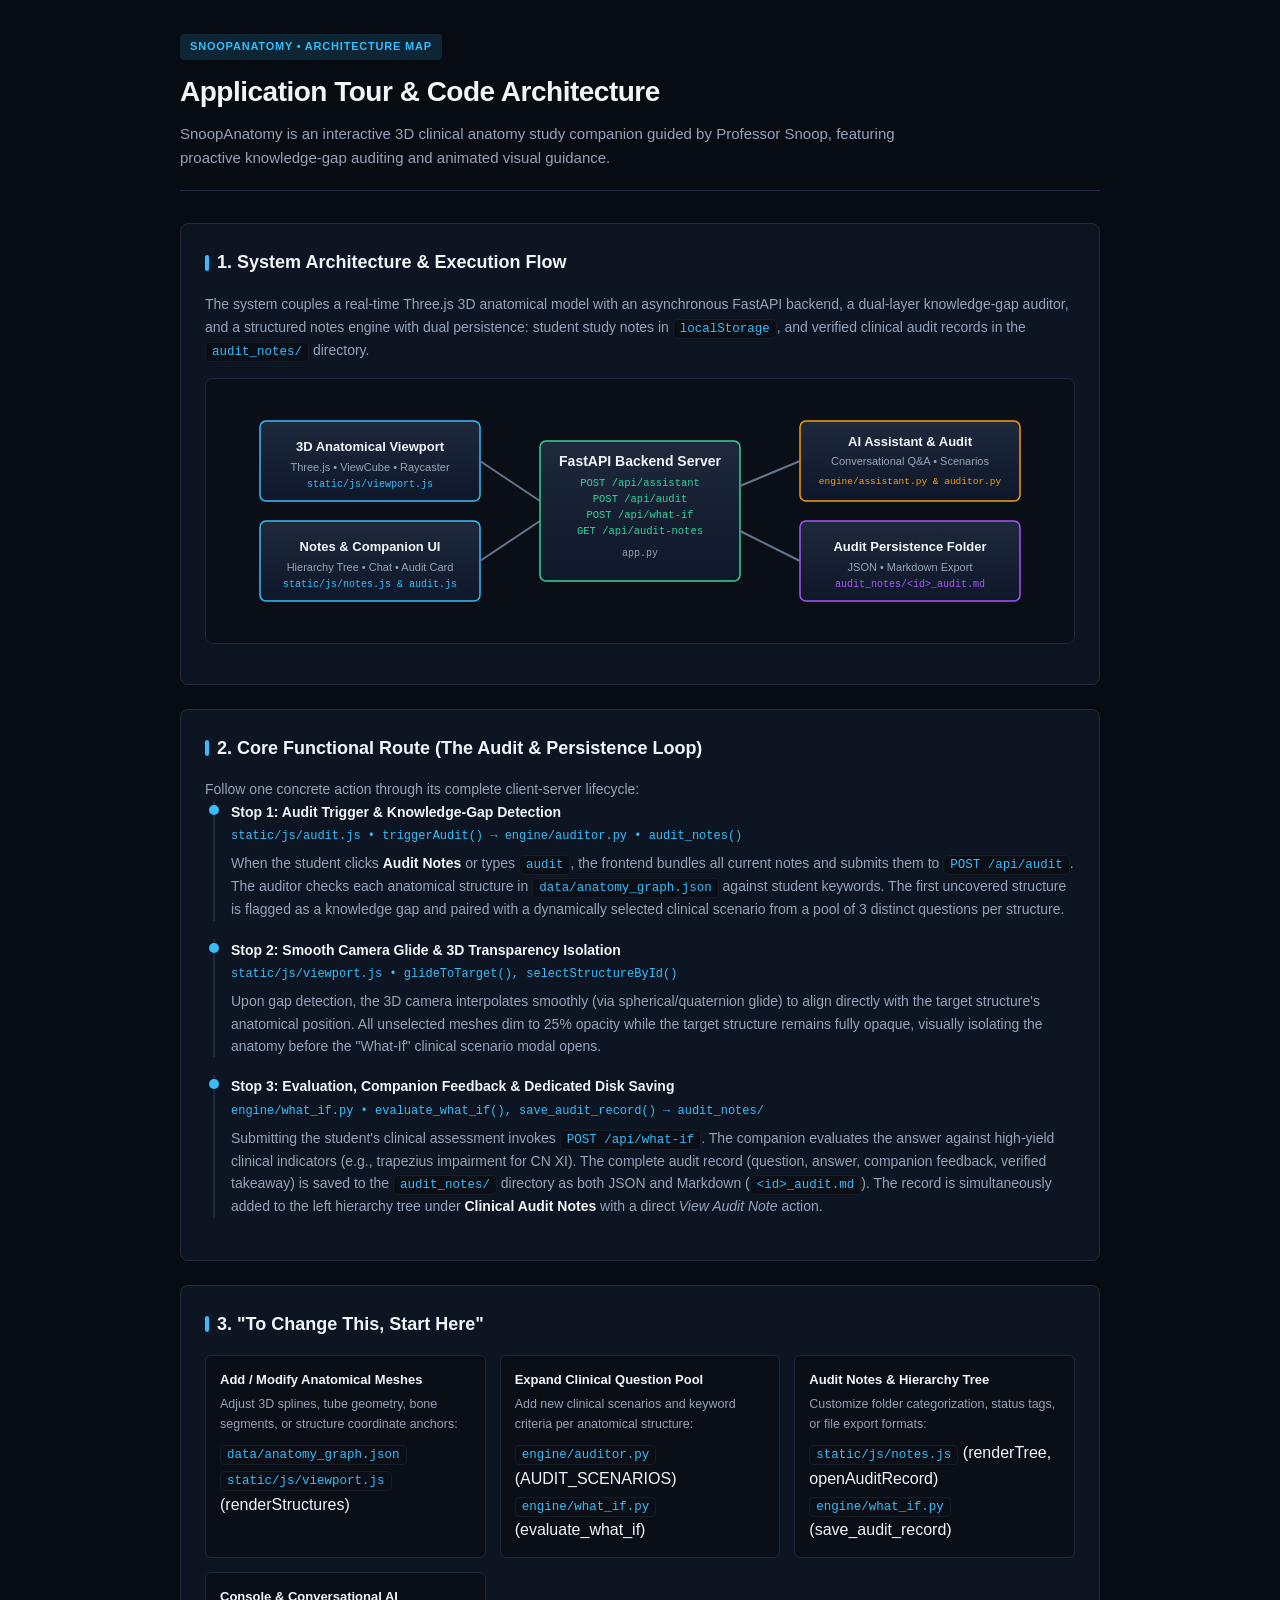
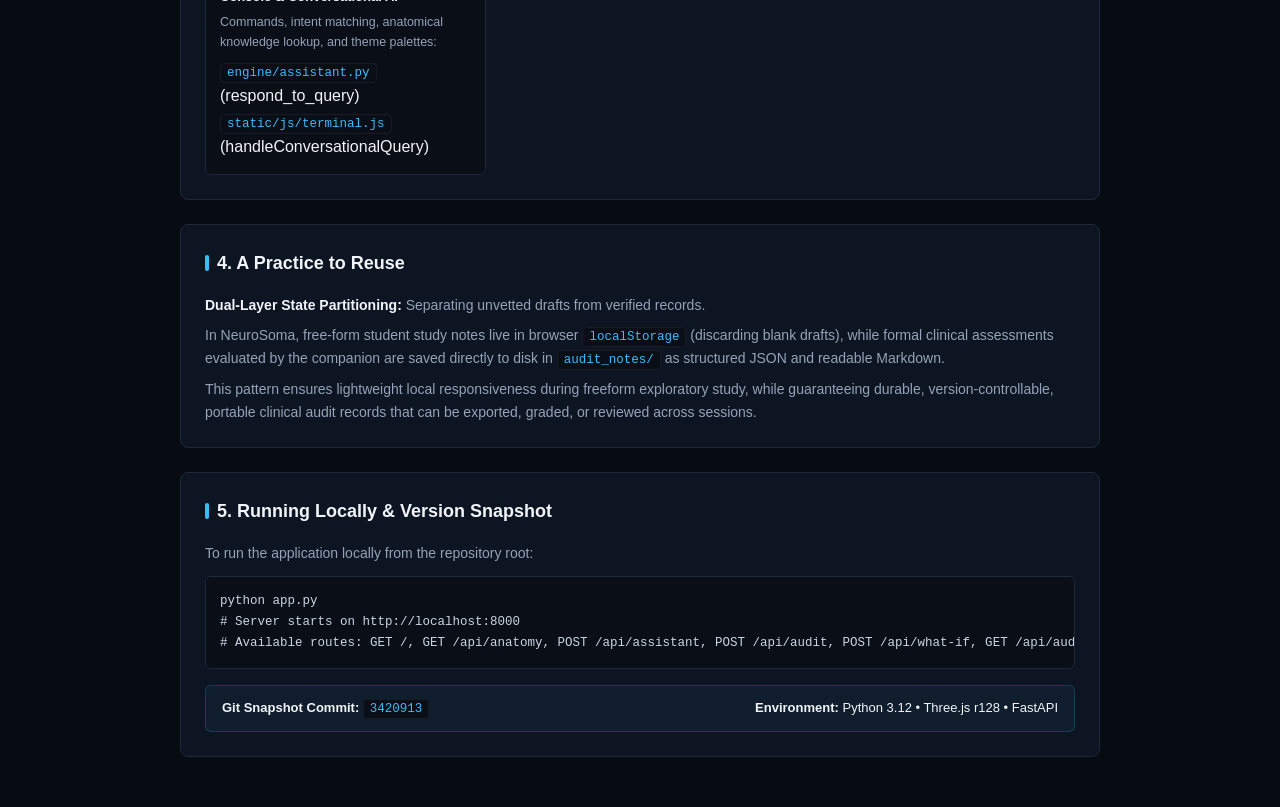
<file: devpost/app-map.html>
<!DOCTYPE html>
<html lang="en">
<head>
    <meta charset="UTF-8">
    <meta name="viewport" content="width=device-width, initial-scale=1.0">
    <title>SnoopAnatomy - Application Map &amp; Architecture Guide</title>
    <style>
        :root {
            --bg-body: #070b12;
            --bg-card: #0d1522;
            --border: #1e293b;
            --text-main: #f1f5f9;
            --text-dim: #94a3b8;
            --accent: #38bdf8;
            --accent-glow: rgba(56, 189, 248, 0.15);
            --success: #34d399;
            --warning: #f59e0b;
            --code-bg: #090e17;
            --font-family: -apple-system, BlinkMacSystemFont, "Segoe UI", Roboto, "Helvetica Neue", Arial, sans-serif;
            --font-mono: ui-monospace, SFMono-Regular, Menlo, Monaco, Consolas, monospace;
        }

        * {
            box-sizing: border-box;
            margin: 0;
            padding: 0;
        }

        body {
            background-color: var(--bg-body);
            color: var(--text-main);
            font-family: var(--font-family);
            line-height: 1.6;
            padding: 32px 20px;
        }

        .container {
            max-width: 920px;
            margin: 0 auto;
        }

        header {
            margin-bottom: 32px;
            padding-bottom: 20px;
            border-bottom: 1px solid var(--border);
        }

        .badge-header {
            display: inline-block;
            font-size: 11px;
            font-weight: 700;
            text-transform: uppercase;
            letter-spacing: 0.8px;
            color: var(--accent);
            background: var(--accent-glow);
            padding: 4px 10px;
            border-radius: 4px;
            margin-bottom: 10px;
        }

        h1 {
            font-size: 28px;
            font-weight: 700;
            letter-spacing: -0.5px;
            margin-bottom: 8px;
        }

        p.lead {
            font-size: 15px;
            color: var(--text-dim);
            max-width: 760px;
        }

        section {
            background: var(--bg-card);
            border: 1px solid var(--border);
            border-radius: 8px;
            padding: 24px;
            margin-bottom: 24px;
        }

        h2 {
            font-size: 18px;
            font-weight: 600;
            color: var(--text-main);
            margin-bottom: 16px;
            display: flex;
            align-items: center;
            gap: 8px;
        }

        h2::before {
            content: "";
            display: inline-block;
            width: 4px;
            height: 16px;
            background: var(--accent);
            border-radius: 2px;
        }

        h3 {
            font-size: 14px;
            font-weight: 600;
            color: var(--accent);
            margin: 14px 0 6px 0;
        }

        p, li {
            font-size: 14px;
            color: var(--text-dim);
        }

        ul, ol {
            padding-left: 20px;
            margin-bottom: 12px;
        }

        li {
            margin-bottom: 6px;
        }

        strong {
            color: var(--text-main);
        }

        code {
            font-family: var(--font-mono);
            font-size: 12.5px;
            background: var(--code-bg);
            color: var(--accent);
            padding: 2px 6px;
            border-radius: 4px;
            border: 1px solid rgba(255, 255, 255, 0.06);
        }

        pre {
            background: var(--code-bg);
            border: 1px solid var(--border);
            border-radius: 6px;
            padding: 14px;
            overflow-x: auto;
            margin: 12px 0;
        }

        pre code {
            background: none;
            padding: 0;
            border: none;
            color: #cbd5e1;
            font-size: 12.5px;
        }

        .diagram-container {
            width: 100%;
            margin: 16px 0;
            padding: 12px;
            background: var(--code-bg);
            border: 1px solid var(--border);
            border-radius: 8px;
            overflow-x: auto;
        }

        svg.diagram {
            display: block;
            margin: 0 auto;
            max-width: 100%;
            height: auto;
        }

        .route-stop {
            border-left: 2px solid var(--border);
            padding-left: 16px;
            margin-left: 8px;
            margin-bottom: 18px;
            position: relative;
        }

        .route-stop::before {
            content: "";
            position: absolute;
            left: -6px;
            top: 4px;
            width: 10px;
            height: 10px;
            background: var(--accent);
            border-radius: 50%;
        }

        .route-stop-title {
            font-size: 14px;
            font-weight: 600;
            color: var(--text-main);
            margin-bottom: 4px;
        }

        .route-stop-path {
            font-family: var(--font-mono);
            font-size: 12px;
            color: var(--accent);
            margin-bottom: 6px;
        }

        .pointer-grid {
            display: grid;
            grid-template-columns: repeat(auto-fit, minmax(260px, 1fr));
            gap: 14px;
            margin-top: 12px;
        }

        .pointer-card {
            background: var(--code-bg);
            border: 1px solid var(--border);
            border-radius: 6px;
            padding: 14px;
        }

        .pointer-card h4 {
            font-size: 13px;
            font-weight: 600;
            color: var(--text-main);
            margin-bottom: 4px;
        }

        .pointer-card p {
            font-size: 12.5px;
            margin-bottom: 6px;
        }

        .meta-box {
            background: rgba(56, 189, 248, 0.05);
            border: 1px solid rgba(56, 189, 248, 0.2);
            border-radius: 6px;
            padding: 12px 16px;
            font-size: 13px;
            margin-top: 16px;
            display: flex;
            align-items: center;
            justify-content: space-between;
        }

        details {
            background: var(--code-bg);
            border: 1px solid var(--border);
            border-radius: 6px;
            padding: 10px 14px;
            margin: 10px 0;
        }

        summary {
            cursor: pointer;
            font-size: 13px;
            font-weight: 600;
            color: var(--text-main);
            user-select: none;
        }

        details[open] summary {
            margin-bottom: 10px;
            border-bottom: 1px solid var(--border);
            padding-bottom: 6px;
        }
    </style>
</head>
<body>
    <div class="container">
        <header>
            <span class="badge-header">SnoopAnatomy &bull; Architecture Map</span>
            <h1>Application Tour &amp; Code Architecture</h1>
            <p class="lead">
                SnoopAnatomy is an interactive 3D clinical anatomy study companion guided by Professor Snoop, featuring proactive knowledge-gap auditing and animated visual guidance.
            </p>
        </header>

        <!-- 1. System Overview -->
        <section>
            <h2>1. System Architecture &amp; Execution Flow</h2>
            <p>
                The system couples a real-time Three.js 3D anatomical model with an asynchronous FastAPI backend, a dual-layer knowledge-gap auditor, and a structured notes engine with dual persistence: student study notes in <code>localStorage</code>, and verified clinical audit records in the <code>audit_notes/</code> directory.
            </p>

            <div class="diagram-container">
                <svg class="diagram" width="800" height="240" viewBox="0 0 800 240" xmlns="http://www.w3.org/2000/svg">
                    <!-- Background Grid -->
                    <defs>
                        <linearGradient id="boxGrad" x1="0" y1="0" x2="0" y2="1">
                            <stop offset="0%" stop-color="#1e293b"/>
                            <stop offset="100%" stop-color="#0f172a"/>
                        </linearGradient>
                    </defs>

                    <!-- Client UI Boxes -->
                    <rect x="20" y="30" width="220" height="80" rx="6" fill="url(#boxGrad)" stroke="#38bdf8" stroke-width="1.5"/>
                    <text x="130" y="60" fill="#f1f5f9" font-family="sans-serif" font-size="13" font-weight="bold" text-anchor="middle">3D Anatomical Viewport</text>
                    <text x="130" y="80" fill="#94a3b8" font-family="sans-serif" font-size="11" text-anchor="middle">Three.js &bull; ViewCube &bull; Raycaster</text>
                    <text x="130" y="96" fill="#38bdf8" font-family="monospace" font-size="10" text-anchor="middle">static/js/viewport.js</text>

                    <rect x="20" y="130" width="220" height="80" rx="6" fill="url(#boxGrad)" stroke="#38bdf8" stroke-width="1.5"/>
                    <text x="130" y="160" fill="#f1f5f9" font-family="sans-serif" font-size="13" font-weight="bold" text-anchor="middle">Notes &amp; Companion UI</text>
                    <text x="130" y="180" fill="#94a3b8" font-family="sans-serif" font-size="11" text-anchor="middle">Hierarchy Tree &bull; Chat &bull; Audit Card</text>
                    <text x="130" y="196" fill="#38bdf8" font-family="monospace" font-size="10" text-anchor="middle">static/js/notes.js &amp; audit.js</text>

                    <!-- Arrow to Server -->
                    <line x1="240" y1="70" x2="300" y2="110" stroke="#64748b" stroke-width="2" marker-end="url(#arrow)"/>
                    <line x1="240" y1="170" x2="300" y2="130" stroke="#64748b" stroke-width="2"/>

                    <!-- Server Box -->
                    <rect x="300" y="50" width="200" height="140" rx="6" fill="url(#boxGrad)" stroke="#34d399" stroke-width="1.5"/>
                    <text x="400" y="75" fill="#f1f5f9" font-family="sans-serif" font-size="14" font-weight="bold" text-anchor="middle">FastAPI Backend Server</text>
                    <text x="400" y="95" fill="#34d399" font-family="monospace" font-size="10.5" text-anchor="middle">POST /api/assistant</text>
                    <text x="400" y="111" fill="#34d399" font-family="monospace" font-size="10.5" text-anchor="middle">POST /api/audit</text>
                    <text x="400" y="127" fill="#34d399" font-family="monospace" font-size="10.5" text-anchor="middle">POST /api/what-if</text>
                    <text x="400" y="143" fill="#34d399" font-family="monospace" font-size="10.5" text-anchor="middle">GET /api/audit-notes</text>
                    <text x="400" y="165" fill="#94a3b8" font-family="monospace" font-size="10" text-anchor="middle">app.py</text>

                    <!-- Arrow to Engines & Storage -->
                    <line x1="500" y1="95" x2="560" y2="70" stroke="#64748b" stroke-width="2"/>
                    <line x1="500" y1="140" x2="560" y2="170" stroke="#64748b" stroke-width="2"/>

                    <!-- Engine & Storage Boxes -->
                    <rect x="560" y="30" width="220" height="80" rx="6" fill="url(#boxGrad)" stroke="#f59e0b" stroke-width="1.5"/>
                    <text x="670" y="55" fill="#f1f5f9" font-family="sans-serif" font-size="13" font-weight="bold" text-anchor="middle">AI Assistant &amp; Audit</text>
                    <text x="670" y="74" fill="#94a3b8" font-family="sans-serif" font-size="11" text-anchor="middle">Conversational Q&amp;A &bull; Scenarios</text>
                    <text x="670" y="93" fill="#f59e0b" font-family="monospace" font-size="9.5" text-anchor="middle">engine/assistant.py &amp; auditor.py</text>

                    <rect x="560" y="130" width="220" height="80" rx="6" fill="url(#boxGrad)" stroke="#a855f7" stroke-width="1.5"/>
                    <text x="670" y="160" fill="#f1f5f9" font-family="sans-serif" font-size="13" font-weight="bold" text-anchor="middle">Audit Persistence Folder</text>
                    <text x="670" y="180" fill="#94a3b8" font-family="sans-serif" font-size="11" text-anchor="middle">JSON &bull; Markdown Export</text>
                    <text x="670" y="196" fill="#a855f7" font-family="monospace" font-size="10" text-anchor="middle">audit_notes/&lt;id&gt;_audit.md</text>
                </svg>
            </div>
        </section>

        <!-- 2. Core Guided Code Route -->
        <section>
            <h2>2. Core Functional Route (The Audit &amp; Persistence Loop)</h2>
            <p>
                Follow one concrete action through its complete client-server lifecycle:
            </p>

            <div class="route-stop">
                <div class="route-stop-title">Stop 1: Audit Trigger &amp; Knowledge-Gap Detection</div>
                <div class="route-stop-path">static/js/audit.js &bull; triggerAudit() &rarr; engine/auditor.py &bull; audit_notes()</div>
                <p>
                    When the student clicks <strong>Audit Notes</strong> or types <code>audit</code>, the frontend bundles all current notes and submits them to <code>POST /api/audit</code>. The auditor checks each anatomical structure in <code>data/anatomy_graph.json</code> against student keywords. The first uncovered structure is flagged as a knowledge gap and paired with a dynamically selected clinical scenario from a pool of 3 distinct questions per structure.
                </p>
            </div>

            <div class="route-stop">
                <div class="route-stop-title">Stop 2: Smooth Camera Glide &amp; 3D Transparency Isolation</div>
                <div class="route-stop-path">static/js/viewport.js &bull; glideToTarget(), selectStructureById()</div>
                <p>
                    Upon gap detection, the 3D camera interpolates smoothly (via spherical/quaternion glide) to align directly with the target structure's anatomical position. All unselected meshes dim to 25% opacity while the target structure remains fully opaque, visually isolating the anatomy before the "What-If" clinical scenario modal opens.
                </p>
            </div>

            <div class="route-stop">
                <div class="route-stop-title">Stop 3: Evaluation, Companion Feedback &amp; Dedicated Disk Saving</div>
                <div class="route-stop-path">engine/what_if.py &bull; evaluate_what_if(), save_audit_record() &rarr; audit_notes/</div>
                <p>
                    Submitting the student's clinical assessment invokes <code>POST /api/what-if</code>. The companion evaluates the answer against high-yield clinical indicators (e.g., trapezius impairment for CN XI). The complete audit record (question, answer, companion feedback, verified takeaway) is saved to the <code>audit_notes/</code> directory as both JSON and Markdown (<code>&lt;id&gt;_audit.md</code>). The record is simultaneously added to the left hierarchy tree under <strong>Clinical Audit Notes</strong> with a direct <em>View Audit Note</em> action.
                </p>
            </div>
        </section>

        <!-- 3. Where to Change What -->
        <section>
            <h2>3. "To Change This, Start Here"</h2>
            <div class="pointer-grid">
                <div class="pointer-card">
                    <h4>Add / Modify Anatomical Meshes</h4>
                    <p>Adjust 3D splines, tube geometry, bone segments, or structure coordinate anchors:</p>
                    <code>data/anatomy_graph.json</code><br>
                    <code>static/js/viewport.js</code> (renderStructures)
                </div>

                <div class="pointer-card">
                    <h4>Expand Clinical Question Pool</h4>
                    <p>Add new clinical scenarios and keyword criteria per anatomical structure:</p>
                    <code>engine/auditor.py</code> (AUDIT_SCENARIOS)<br>
                    <code>engine/what_if.py</code> (evaluate_what_if)
                </div>

                <div class="pointer-card">
                    <h4>Audit Notes &amp; Hierarchy Tree</h4>
                    <p>Customize folder categorization, status tags, or file export formats:</p>
                    <code>static/js/notes.js</code> (renderTree, openAuditRecord)<br>
                    <code>engine/what_if.py</code> (save_audit_record)
                </div>

                <div class="pointer-card">
                    <h4>Console &amp; Conversational AI</h4>
                    <p>Commands, intent matching, anatomical knowledge lookup, and theme palettes:</p>
                    <code>engine/assistant.py</code> (respond_to_query)<br>
                    <code>static/js/terminal.js</code> (handleConversationalQuery)
                </div>
            </div>
        </section>

        <!-- 4. Reusable Practice -->
        <section>
            <h2>4. A Practice to Reuse</h2>
            <p>
                <strong>Dual-Layer State Partitioning:</strong> Separating unvetted drafts from verified records.
            </p>
            <p style="margin-top: 8px;">
                In NeuroSoma, free-form student study notes live in browser <code>localStorage</code> (discarding blank drafts), while formal clinical assessments evaluated by the companion are saved directly to disk in <code>audit_notes/</code> as structured JSON and readable Markdown.
            </p>
            <p style="margin-top: 8px;">
                This pattern ensures lightweight local responsiveness during freeform exploratory study, while guaranteeing durable, version-controllable, portable clinical audit records that can be exported, graded, or reviewed across sessions.
            </p>
        </section>

        <!-- 5. Verification & Snapshot -->
        <section>
            <h2>5. Running Locally &amp; Version Snapshot</h2>
            <p>To run the application locally from the repository root:</p>
            <pre><code>python app.py
# Server starts on http://localhost:8000
# Available routes: GET /, GET /api/anatomy, POST /api/assistant, POST /api/audit, POST /api/what-if, GET /api/audit-notes</code></pre>

            <div class="meta-box">
                <span><strong>Git Snapshot Commit:</strong> <code>3420913</code></span>
                <span><strong>Environment:</strong> Python 3.12 &bull; Three.js r128 &bull; FastAPI</span>
            </div>
        </section>
    </div>
</body>
</html>
</file>
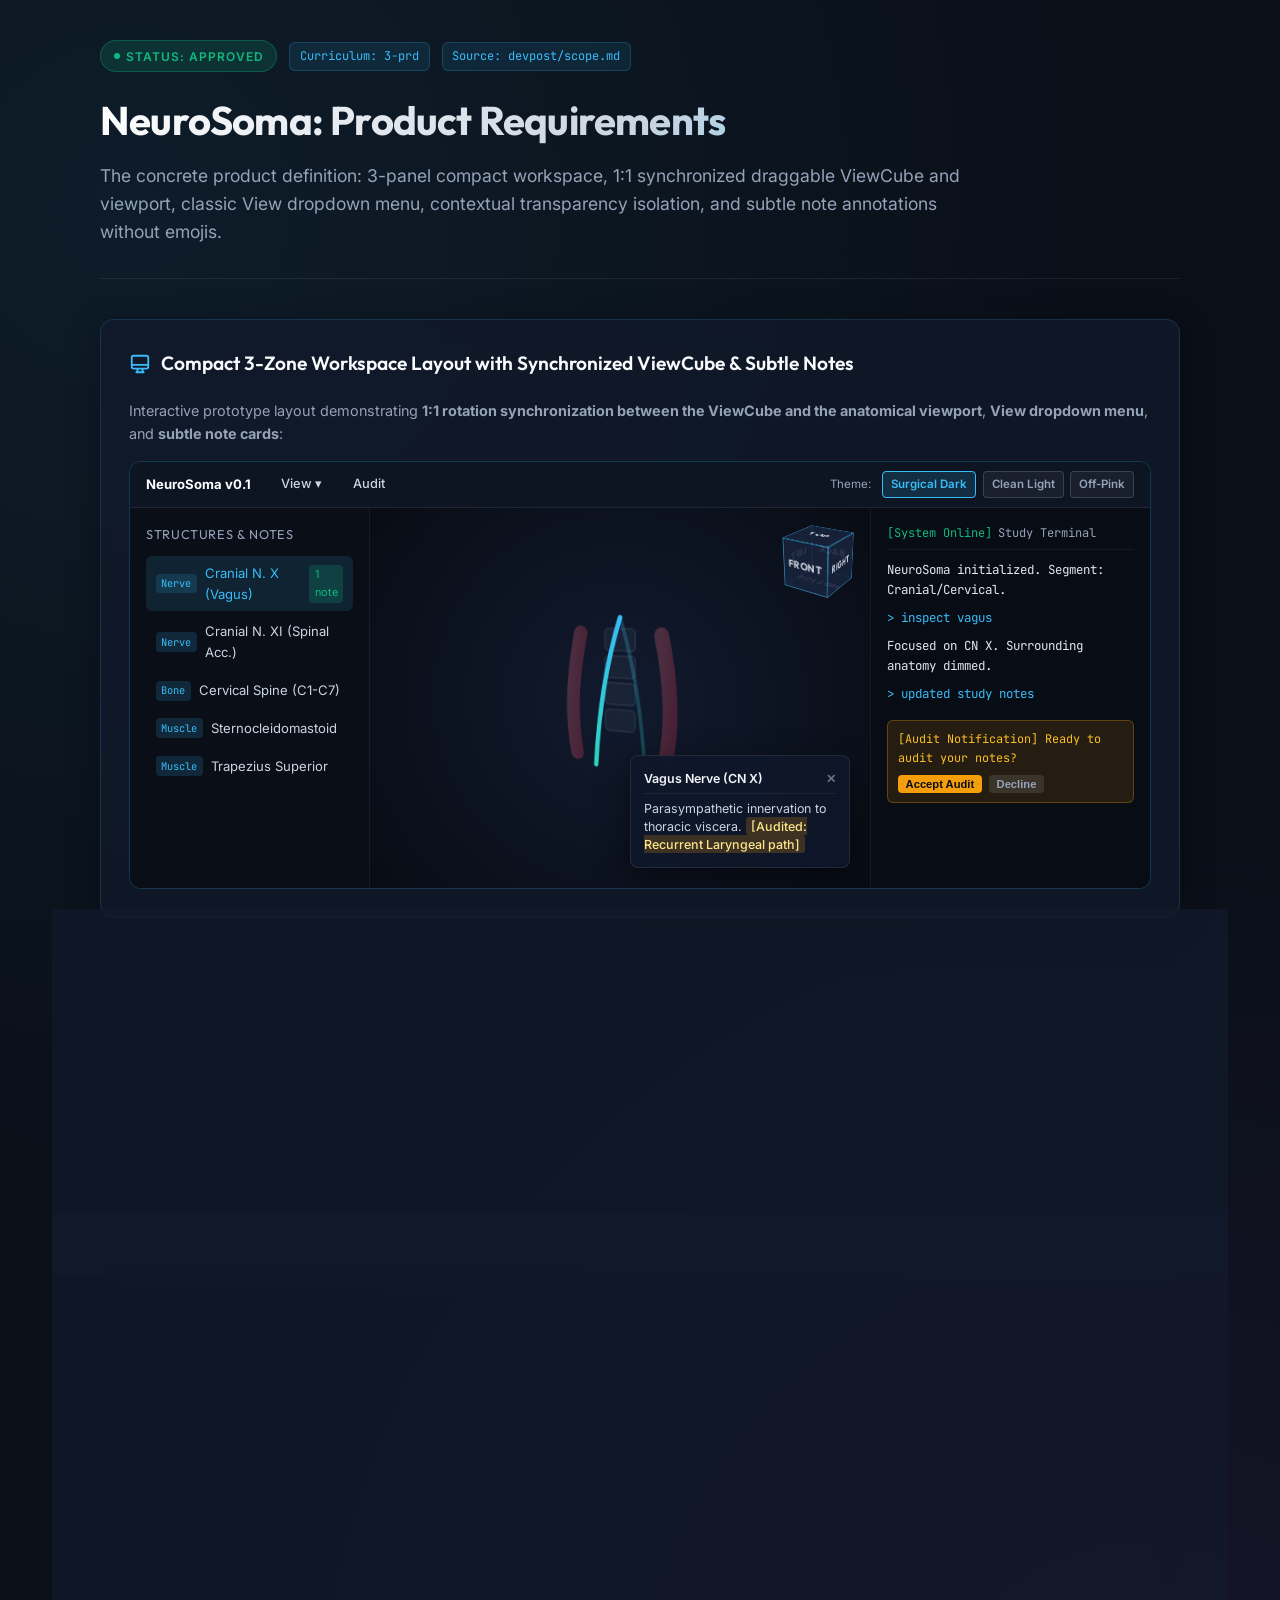
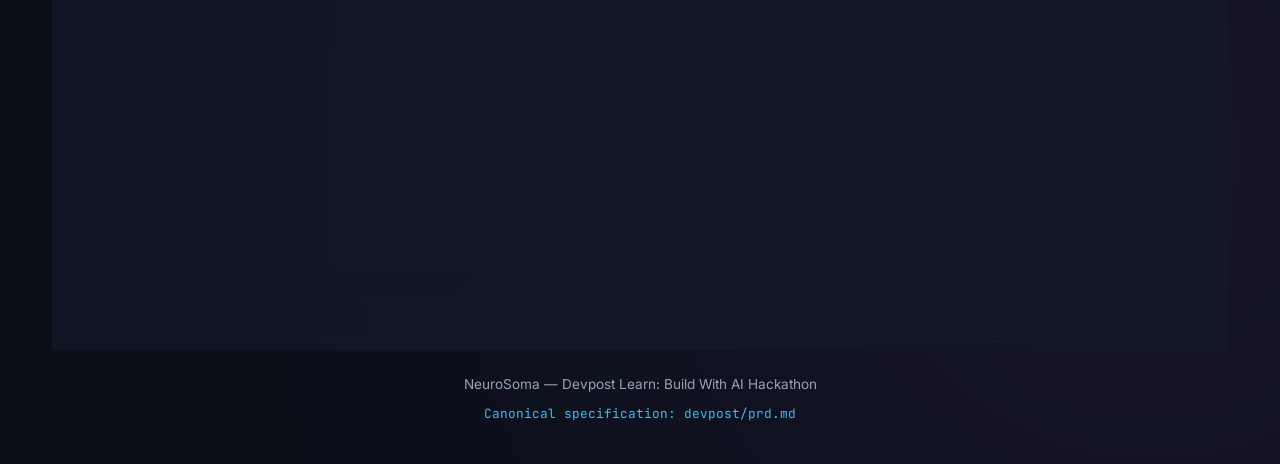
<file: devpost/prd.html>
<!DOCTYPE html>
<html lang="en">
<head>
  <meta charset="UTF-8">
  <meta name="viewport" content="width=device-width, initial-scale=1.0">
  <title>NeuroSoma — Product Requirements Document (PRD)</title>
  <link rel="preconnect" href="https://fonts.googleapis.com">
  <link rel="preconnect" href="https://fonts.gstatic.com" crossorigin>
  <link href="https://fonts.googleapis.com/css2?family=Inter:wght@300;400;500;600;700&family=Outfit:wght@500;600;700&family=JetBrains+Mono:wght@400;500&display=swap" rel="stylesheet">
  <style>
    :root {
      --bg-dark: #0a0f18;
      --card-bg: rgba(18, 26, 43, 0.75);
      --card-border: rgba(56, 189, 248, 0.16);
      --card-hover: rgba(56, 189, 248, 0.3);
      --accent-cyan: #38bdf8;
      --accent-teal: #2dd4bf;
      --accent-purple: #a855f7;
      --accent-amber: #f59e0b;
      --accent-emerald: #10b981;
      --accent-coral: #fb7185;
      --text-main: #f8fafc;
      --text-muted: #94a3b8;
      --font-heading: 'Outfit', -apple-system, BlinkMacSystemFont, sans-serif;
      --font-body: 'Inter', -apple-system, BlinkMacSystemFont, sans-serif;
      --font-mono: 'JetBrains Mono', monospace;
    }

    * {
      box-sizing: border-box;
      margin: 0;
      padding: 0;
    }

    body {
      background-color: var(--bg-dark);
      background-image: 
        radial-gradient(circle at 10% 10%, rgba(56, 189, 248, 0.08) 0%, transparent 45%),
        radial-gradient(circle at 90% 85%, rgba(168, 85, 247, 0.08) 0%, transparent 45%);
      color: var(--text-main);
      font-family: var(--font-body);
      line-height: 1.6;
      padding: 2.5rem 1.5rem;
      min-height: 100vh;
    }

    .container {
      max-width: 1080px;
      margin: 0 auto;
    }

    header {
      margin-bottom: 2.5rem;
      border-bottom: 1px solid rgba(255, 255, 255, 0.08);
      padding-bottom: 2rem;
    }

    .badge-bar {
      display: flex;
      gap: 0.75rem;
      align-items: center;
      margin-bottom: 1rem;
      flex-wrap: wrap;
    }

    .status-badge {
      font-size: 0.75rem;
      text-transform: uppercase;
      letter-spacing: 0.08em;
      padding: 0.35rem 0.8rem;
      border-radius: 9999px;
      font-weight: 600;
      background: rgba(245, 158, 11, 0.15);
      color: var(--accent-amber);
      border: 1px solid rgba(245, 158, 11, 0.3);
      display: inline-flex;
      align-items: center;
      gap: 0.4rem;
    }

    .status-badge::before {
      content: "";
      width: 6px;
      height: 6px;
      border-radius: 50%;
      background: currentColor;
    }

    .tag-badge {
      font-size: 0.75rem;
      font-family: var(--font-mono);
      padding: 0.25rem 0.6rem;
      border-radius: 6px;
      background: rgba(56, 189, 248, 0.1);
      color: var(--accent-cyan);
      border: 1px solid rgba(56, 189, 248, 0.2);
    }

    h1 {
      font-family: var(--font-heading);
      font-size: 2.5rem;
      font-weight: 700;
      letter-spacing: -0.02em;
      background: linear-gradient(135deg, #ffffff 0%, #cbd5e1 50%, var(--accent-cyan) 100%);
      -webkit-background-clip: text;
      -webkit-text-fill-color: transparent;
      margin-bottom: 0.6rem;
    }

    .tagline {
      font-size: 1.1rem;
      color: var(--text-muted);
      max-width: 880px;
    }

    /* Cards */
    .card {
      background: var(--card-bg);
      border: 1px solid var(--card-border);
      border-radius: 14px;
      padding: 1.75rem;
      backdrop-filter: blur(12px);
      box-shadow: 0 8px 32px rgba(0, 0, 0, 0.35);
      margin-bottom: 2rem;
      transition: border-color 0.2s ease;
    }

    .card:hover {
      border-color: var(--card-hover);
    }

    .card-title {
      font-family: var(--font-heading);
      font-size: 1.2rem;
      font-weight: 600;
      color: var(--text-main);
      display: flex;
      align-items: center;
      gap: 0.6rem;
      margin-bottom: 1.25rem;
    }

    .card-title svg {
      width: 22px;
      height: 22px;
      color: var(--accent-cyan);
    }

    /* Workspace Wireframe Preview */
    .workspace-preview {
      background: #080c14;
      border: 1px solid rgba(56, 189, 248, 0.25);
      border-radius: 12px;
      overflow: hidden;
      margin-top: 1rem;
    }

    .ws-topbar {
      background: #0d1422;
      border-bottom: 1px solid rgba(255, 255, 255, 0.08);
      padding: 0.5rem 1rem;
      display: flex;
      justify-content: space-between;
      align-items: center;
      font-size: 0.82rem;
    }

    /* Dropdown Menu Bar */
    .app-menubar {
      display: flex;
      align-items: center;
      gap: 0.75rem;
    }

    .menu-item {
      position: relative;
      cursor: pointer;
      padding: 0.25rem 0.6rem;
      border-radius: 4px;
      color: #cbd5e1;
      font-weight: 500;
      font-size: 0.8rem;
      user-select: none;
    }

    .menu-item:hover, .menu-item.active {
      background: rgba(255, 255, 255, 0.08);
      color: var(--accent-cyan);
    }

    .dropdown-menu {
      position: absolute;
      top: 100%;
      left: 0;
      width: 210px;
      background: #111a2e;
      border: 1px solid rgba(56, 189, 248, 0.3);
      border-radius: 6px;
      box-shadow: 0 10px 30px rgba(0,0,0,0.6);
      padding: 0.4rem 0;
      display: none;
      z-index: 100;
    }

    .dropdown-menu.show {
      display: block;
      animation: fadeIn 0.15s ease;
    }

    .dropdown-header {
      padding: 0.3rem 0.8rem;
      font-size: 0.7rem;
      color: var(--text-muted);
      text-transform: uppercase;
      letter-spacing: 0.05em;
      border-bottom: 1px solid rgba(255, 255, 255, 0.06);
    }

    .dropdown-option {
      padding: 0.4rem 0.8rem;
      display: flex;
      align-items: center;
      gap: 0.5rem;
      font-size: 0.78rem;
      color: #e2e8f0;
      cursor: pointer;
    }

    .dropdown-option:hover {
      background: rgba(56, 189, 248, 0.15);
      color: var(--accent-cyan);
    }

    .dropdown-option input[type="checkbox"] {
      accent-color: var(--accent-cyan);
      cursor: pointer;
    }

    .theme-demo-buttons {
      display: flex;
      gap: 0.4rem;
      align-items: center;
    }

    .theme-pill {
      font-size: 0.72rem;
      font-weight: 600;
      padding: 0.2rem 0.5rem;
      border-radius: 4px;
      cursor: pointer;
      border: 1px solid rgba(255, 255, 255, 0.15);
      background: rgba(255, 255, 255, 0.05);
      color: var(--text-muted);
      transition: all 0.2s ease;
    }

    .theme-pill.active {
      border-color: var(--accent-cyan);
      background: rgba(56, 189, 248, 0.15);
      color: var(--accent-cyan);
    }

    .ws-layout {
      display: grid;
      grid-template-columns: 240px 1fr 280px;
      height: 380px;
    }

    @media (max-width: 900px) {
      .ws-layout {
        grid-template-columns: 1fr;
        height: auto;
      }
    }

    /* Left Panel */
    .ws-panel-left {
      background: #090e17;
      border-right: 1px solid rgba(255, 255, 255, 0.06);
      padding: 1rem;
      font-size: 0.82rem;
      overflow-y: auto;
    }

    .tree-title {
      font-family: var(--font-heading);
      font-size: 0.8rem;
      text-transform: uppercase;
      letter-spacing: 0.05em;
      color: var(--text-muted);
      margin-bottom: 0.75rem;
    }

    .tree-item {
      padding: 0.4rem 0.6rem;
      border-radius: 6px;
      color: #cbd5e1;
      margin-bottom: 0.25rem;
      display: flex;
      align-items: center;
      gap: 0.5rem;
      cursor: pointer;
    }

    .tree-item:hover, .tree-item.active {
      background: rgba(56, 189, 248, 0.12);
      color: var(--accent-cyan);
    }

    .tag-clinical {
      font-family: var(--font-mono);
      font-size: 0.65rem;
      padding: 0.1rem 0.35rem;
      border-radius: 4px;
      background: rgba(56, 189, 248, 0.15);
      color: var(--accent-cyan);
    }

    .has-note-badge {
      margin-left: auto;
      font-size: 0.68rem;
      padding: 0.1rem 0.35rem;
      background: rgba(16, 185, 129, 0.2);
      color: var(--accent-emerald);
      border-radius: 4px;
    }

    /* Viewport Panel */
    .ws-panel-center {
      background: radial-gradient(circle at center, #111a2e 0%, #080c14 100%);
      position: relative;
      padding: 1rem;
      display: flex;
      flex-direction: column;
      align-items: center;
      justify-content: center;
      overflow: hidden;
      user-select: none;
      cursor: default;
    }

    /* Viewport 3D Canvas Wrapper */
    .model-viewport-stage {
      perspective: 600px;
      display: flex;
      align-items: center;
      justify-content: center;
      width: 100%;
      height: 100%;
    }

    .model-viewport-content {
      transform-style: preserve-3d;
      transform: rotateX(-9deg) rotateY(-22deg);
      transition: transform 0.08s linear;
    }

    .model-viewport-content.snapping {
      transition: transform 0.4s cubic-bezier(0.2, 0.8, 0.2, 1);
    }

    /* Autodesk Inventor ViewCube Widget (Draggable & Clickable) */
    .viewcube-widget {
      position: absolute;
      top: 15px;
      right: 15px;
      width: 72px;
      height: 72px;
      perspective: 300px;
      z-index: 10;
      cursor: grab;
    }

    .viewcube-widget:active {
      cursor: grabbing;
    }

    .cube-container {
      width: 100%;
      height: 100%;
      position: relative;
      transform-style: preserve-3d;
      transform: rotateX(-22deg) rotateY(-32deg);
      transition: transform 0.08s linear;
    }

    .cube-container.snapping {
      transition: transform 0.4s cubic-bezier(0.2, 0.8, 0.2, 1);
    }

    .cube-face {
      position: absolute;
      width: 50px;
      height: 50px;
      left: 11px;
      top: 11px;
      background: rgba(22, 33, 56, 0.88);
      border: 1.5px solid rgba(56, 189, 248, 0.5);
      color: #cbd5e1;
      font-family: var(--font-heading);
      font-weight: 700;
      font-size: 0.65rem;
      letter-spacing: 0.05em;
      display: flex;
      align-items: center;
      justify-content: center;
      user-select: none;
      transition: background 0.15s, color 0.15s, border-color 0.15s;
    }

    .cube-face:hover {
      background: var(--accent-cyan);
      color: #090d16;
      border-color: #fff;
    }

    .cube-front  { transform: rotateY(0deg) translateZ(25px); }
    .cube-back   { transform: rotateY(180deg) translateZ(25px); }
    .cube-right  { transform: rotateY(90deg) translateZ(25px); }
    .cube-left   { transform: rotateY(-90deg) translateZ(25px); }
    .cube-top    { transform: rotateX(90deg) translateZ(25px); }
    .cube-bottom { transform: rotateX(-90deg) translateZ(25px); }

    /* Refined, Subtle Sticky Note Callout (No Obnoxious Outlines) */
    .sticky-note-demo {
      position: absolute;
      bottom: 20px;
      right: 20px;
      width: 220px;
      background: rgba(15, 23, 42, 0.94);
      border: 1px solid rgba(255, 255, 255, 0.09);
      box-shadow: 0 10px 30px rgba(0,0,0,0.5);
      border-radius: 8px;
      padding: 0.8rem;
      font-size: 0.78rem;
      animation: floatIn 0.3s ease;
      z-index: 5;
      backdrop-filter: blur(8px);
    }

    .sticky-header {
      font-weight: 600;
      color: #f1f5f9;
      margin-bottom: 0.35rem;
      display: flex;
      justify-content: space-between;
      align-items: center;
      border-bottom: 1px solid rgba(255, 255, 255, 0.06);
      padding-bottom: 0.25rem;
    }

    .sticky-body {
      color: #cbd5e1;
      line-height: 1.45;
    }

    .highlight-audited {
      background: rgba(245, 158, 11, 0.2);
      color: #fde68a;
      padding: 0.1rem 0.3rem;
      border-radius: 3px;
      font-weight: 500;
    }

    /* Terminal Panel */
    .ws-panel-right {
      background: #080c14;
      border-left: 1px solid rgba(255, 255, 255, 0.06);
      padding: 1rem;
      display: flex;
      flex-direction: column;
      font-family: var(--font-mono);
      font-size: 0.78rem;
    }

    .term-title {
      font-size: 0.75rem;
      color: var(--text-muted);
      border-bottom: 1px solid rgba(255, 255, 255, 0.06);
      padding-bottom: 0.4rem;
      margin-bottom: 0.6rem;
      display: flex;
      align-items: center;
      gap: 0.4rem;
    }

    .term-log {
      flex: 1;
      overflow-y: auto;
      display: flex;
      flex-direction: column;
      gap: 0.5rem;
      color: #94a3b8;
    }

    .term-user {
      color: var(--accent-cyan);
    }

    .term-agent {
      color: #e2e8f0;
    }

    .term-prompt-box {
      margin-top: 0.5rem;
      background: rgba(245, 158, 11, 0.12);
      border: 1px solid rgba(245, 158, 11, 0.3);
      border-radius: 6px;
      padding: 0.6rem;
      font-size: 0.74rem;
      color: #fbbf24;
    }

    .prompt-actions {
      display: flex;
      gap: 0.4rem;
      margin-top: 0.4rem;
    }

    .prompt-btn {
      font-size: 0.7rem;
      font-weight: 600;
      padding: 0.2rem 0.5rem;
      border-radius: 4px;
      border: none;
      cursor: pointer;
    }

    .btn-accept {
      background: var(--accent-amber);
      color: #090d16;
    }

    .btn-decline {
      background: rgba(255, 255, 255, 0.1);
      color: var(--text-muted);
    }

    /* Core Journey */
    .journey-diagram {
      width: 100%;
      overflow-x: auto;
      padding: 1rem 0;
      display: flex;
      justify-content: center;
    }

    /* Feature Tabs */
    .feature-tabs {
      display: flex;
      gap: 0.5rem;
      margin-bottom: 1.25rem;
      border-bottom: 1px solid rgba(255, 255, 255, 0.08);
      padding-bottom: 0.5rem;
      flex-wrap: wrap;
    }

    .tab-btn {
      background: transparent;
      border: none;
      color: var(--text-muted);
      font-family: var(--font-heading);
      font-size: 0.92rem;
      font-weight: 600;
      padding: 0.5rem 0.9rem;
      border-radius: 8px;
      cursor: pointer;
      transition: all 0.2s ease;
    }

    .tab-btn:hover {
      color: var(--text-main);
      background: rgba(255, 255, 255, 0.05);
    }

    .tab-btn.active {
      color: var(--accent-cyan);
      background: rgba(56, 189, 248, 0.12);
    }

    .tab-panel {
      display: none;
      animation: fadeIn 0.3s ease;
    }

    .tab-panel.active {
      display: block;
    }

    @keyframes fadeIn {
      from { opacity: 0; transform: translateY(4px); }
      to { opacity: 1; transform: translateY(0); }
    }

    .criteria-list {
      list-style: none;
      display: flex;
      flex-direction: column;
      gap: 0.75rem;
      margin-top: 1rem;
    }

    .criteria-item {
      display: flex;
      align-items: flex-start;
      gap: 0.75rem;
      background: rgba(255, 255, 255, 0.02);
      border: 1px solid rgba(255, 255, 255, 0.05);
      border-radius: 8px;
      padding: 0.75rem 1rem;
      font-size: 0.9rem;
      color: #cbd5e1;
    }

    .criteria-box {
      width: 18px;
      height: 18px;
      border-radius: 4px;
      border: 1.5px solid var(--accent-cyan);
      display: flex;
      align-items: center;
      justify-content: center;
      flex-shrink: 0;
      margin-top: 2px;
      font-size: 11px;
      color: var(--accent-cyan);
    }

    .decision-row {
      display: grid;
      grid-template-columns: 240px 1fr;
      gap: 1rem;
      padding: 0.8rem 0;
      border-bottom: 1px solid rgba(255, 255, 255, 0.05);
      font-size: 0.9rem;
    }

    .decision-title {
      font-weight: 600;
      color: var(--accent-cyan);
    }

    .decision-rationale {
      color: var(--text-muted);
    }

    footer {
      margin-top: 3rem;
      text-align: center;
      padding-top: 2rem;
      border-top: 1px solid rgba(255, 255, 255, 0.08);
      color: var(--text-muted);
      font-size: 0.85rem;
    }

    .canonical-note {
      font-family: var(--font-mono);
      font-size: 0.8rem;
      color: var(--accent-cyan);
      margin-top: 0.5rem;
    }
  </style>
</head>
<body>

  <div class="container">
    <header>
      <div class="badge-bar">
        <span class="status-badge" id="prdStatus" style="background: rgba(16, 185, 129, 0.15); color: var(--accent-emerald); border-color: rgba(16, 185, 129, 0.3);">Status: Approved</span>
        <span class="tag-badge">Curriculum: 3-prd</span>
        <span class="tag-badge">Source: devpost/scope.md</span>
      </div>
      <h1>NeuroSoma: Product Requirements</h1>
      <p class="tagline">The concrete product definition: 3-panel compact workspace, 1:1 synchronized draggable ViewCube and viewport, classic View dropdown menu, contextual transparency isolation, and subtle note annotations without emojis.</p>
    </header>

    <!-- Interactive Workspace Preview -->
    <section class="card">
      <div class="card-title">
        <svg fill="none" viewBox="0 0 24 24" stroke="currentColor">
          <path stroke-linecap="round" stroke-linejoin="round" stroke-width="2" d="M9.75 17L9 20l-1 1h8l-1-1-.75-3M3 13h18M5 17h14a2 2 0 002-2V5a2 2 0 00-2-2H5a2 2 0 00-2 2v10a2 2 0 002 2z"/>
        </svg>
        Compact 3-Zone Workspace Layout with Synchronized ViewCube &amp; Subtle Notes
      </div>
      <p style="font-size: 0.9rem; color: var(--text-muted); margin-bottom: 0.75rem;">
        Interactive prototype layout demonstrating <strong>1:1 rotation synchronization between the ViewCube and the anatomical viewport</strong>, <strong>View dropdown menu</strong>, and <strong>subtle note cards</strong>:
      </p>

      <div class="workspace-preview" id="wsPreview">
        <div class="ws-topbar">
          <div class="app-menubar">
            <span style="font-weight: 700; color: #fff; margin-right: 0.5rem;">NeuroSoma v0.1</span>
            
            <!-- View Dropdown Menu -->
            <div class="menu-item" id="viewMenuBtn" onclick="toggleViewMenu(event)">
              View ▾
              <div class="dropdown-menu" id="viewDropdown">
                <div class="dropdown-header">Layer Visibility</div>
                <label class="dropdown-option" onclick="event.stopPropagation()">
                  <input type="checkbox" id="chkNerve" checked onchange="toggleLayer('nerve', this.checked)">
                  Nervous System
                </label>
                <label class="dropdown-option" onclick="event.stopPropagation()">
                  <input type="checkbox" id="chkMusculo" checked onchange="toggleLayer('musculo', this.checked)">
                  Musculoskeletal
                </label>
                <div class="dropdown-header" style="margin-top:0.3rem;">Presets</div>
                <div class="dropdown-option" onclick="snapCube(0, 0)">Reset to Front</div>
                <div class="dropdown-option" onclick="snapCube(-22, -32)">Isometric Standard</div>
              </div>
            </div>
            
            <div class="menu-item" onclick="alert('Audit triggered from menu')">Audit</div>
          </div>

          <div class="theme-demo-buttons">
            <span style="font-size: 0.72rem; color: var(--text-muted); margin-right: 0.3rem;">Theme:</span>
            <span class="theme-pill active" onclick="setTheme('dark', this)">Surgical Dark</span>
            <span class="theme-pill" onclick="setTheme('light', this)">Clean Light</span>
            <span class="theme-pill" onclick="setTheme('pink', this)">Off-Pink</span>
          </div>
        </div>

        <div class="ws-layout">
          <!-- Left: Tree -->
          <div class="ws-panel-left">
            <div class="tree-title">Structures &amp; Notes</div>
            <div class="tree-item active">
              <span class="tag-clinical">Nerve</span>
              <span>Cranial N. X (Vagus)</span>
              <span class="has-note-badge">1 note</span>
            </div>
            <div class="tree-item">
              <span class="tag-clinical">Nerve</span>
              <span>Cranial N. XI (Spinal Acc.)</span>
            </div>
            <div class="tree-item">
              <span class="tag-clinical">Bone</span>
              <span>Cervical Spine (C1-C7)</span>
            </div>
            <div class="tree-item">
              <span class="tag-clinical">Muscle</span>
              <span>Sternocleidomastoid</span>
            </div>
            <div class="tree-item">
              <span class="tag-clinical">Muscle</span>
              <span>Trapezius Superior</span>
            </div>
          </div>

          <!-- Center: Viewport -->
          <div class="ws-panel-center" id="wsCenter">
            
            <!-- Autodesk Inventor Style ViewCube (Fully Draggable & Synchronized) -->
            <div class="viewcube-widget" id="cubeWidget" title="Click faces or drag to rotate model">
              <div class="cube-container" id="demoCube">
                <div class="cube-face cube-front" onclick="snapCube(0, 0, event)">FRONT</div>
                <div class="cube-face cube-back" onclick="snapCube(0, 180, event)">BACK</div>
                <div class="cube-face cube-right" onclick="snapCube(0, -90, event)">RIGHT</div>
                <div class="cube-face cube-left" onclick="snapCube(0, 90, event)">LEFT</div>
                <div class="cube-face cube-top" onclick="snapCube(-90, 0, event)">TOP</div>
                <div class="cube-face cube-bottom" onclick="snapCube(90, 0, event)">BOTTOM</div>
              </div>
            </div>

            <!-- Stylized anatomical SVG preview with 3D Rotation Synchronized to Cube -->
            <div class="model-viewport-stage">
              <div class="model-viewport-content" id="modelContent">
                <svg width="220" height="260" viewBox="0 0 200 240" id="anatomicalSvg">
                  <defs>
                    <linearGradient id="nerveGrad" x1="0%" y1="0%" x2="0%" y2="100%">
                      <stop offset="0%" stop-color="#38bdf8"/>
                      <stop offset="100%" stop-color="#2dd4bf"/>
                    </linearGradient>
                    <linearGradient id="muscleGrad" x1="0%" y1="0%" x2="100%" y2="100%">
                      <stop offset="0%" stop-color="#fb7185"/>
                      <stop offset="100%" stop-color="#f43f5e"/>
                    </linearGradient>
                  </defs>

                  <!-- Surrounding dim anatomy (25% opacity) -->
                  <g id="layerMusculo" opacity="0.25">
                    <rect x="85" y="60" width="30" height="20" rx="4" fill="#334155" stroke="#64748b" stroke-width="1.5"/>
                    <rect x="85" y="85" width="30" height="20" rx="4" fill="#334155" stroke="#64748b" stroke-width="1.5"/>
                    <rect x="85" y="110" width="30" height="20" rx="4" fill="#334155" stroke="#64748b" stroke-width="1.5"/>
                    <rect x="85" y="135" width="30" height="20" rx="4" fill="#334155" stroke="#64748b" stroke-width="1.5"/>
                    <path d="M 60,65 Q 45,130 55,180" stroke="url(#muscleGrad)" stroke-width="14" fill="none" stroke-linecap="round"/>
                    <path d="M 140,65 Q 155,130 145,180" stroke="url(#muscleGrad)" stroke-width="14" fill="none" stroke-linecap="round"/>
                  </g>

                  <g id="layerNerveOther" opacity="0.25">
                    <path d="M 100,50 Q 120,110 125,190" stroke="url(#nerveGrad)" stroke-width="3.5" fill="none" stroke-linecap="round"/>
                  </g>

                  <!-- Selected / Audited Vagus Nerve Path (100% Full Opacity) -->
                  <g id="layerSelectedNerve" opacity="1.0">
                    <path d="M 100,50 Q 80,110 75,190" stroke="url(#nerveGrad)" stroke-width="4.5" fill="none" stroke-linecap="round"/>
                  </g>
                </svg>
              </div>
            </div>

            <!-- Subtle Sticky Note Callout (Understated border & shadow) -->
            <div class="sticky-note-demo">
              <div class="sticky-header">
                <span>Vagus Nerve (CN X)</span>
                <span style="color: #64748b; cursor: pointer;">✕</span>
              </div>
              <div class="sticky-body">
                Parasympathetic innervation to thoracic viscera. <span class="highlight-audited">[Audited: Recurrent Laryngeal path]</span>
              </div>
            </div>
          </div>

          <!-- Right: Terminal -->
          <div class="ws-panel-right">
            <div class="term-title">
              <span style="color: var(--accent-emerald);">[System Online]</span>
              <span>Study Terminal</span>
            </div>
            <div class="term-log">
              <div class="term-agent">NeuroSoma initialized. Segment: Cranial/Cervical.</div>
              <div class="term-user">&gt; inspect vagus</div>
              <div class="term-agent">Focused on CN X. Surrounding anatomy dimmed.</div>
              <div class="term-user">&gt; updated study notes</div>
              <div class="term-prompt-box">
                <div>[Audit Notification] Ready to audit your notes?</div>
                <div class="prompt-actions">
                  <button class="prompt-btn btn-accept">Accept Audit</button>
                  <button class="prompt-btn btn-decline">Decline</button>
                </div>
              </div>
            </div>
          </div>
        </div>
      </div>
    </section>

    <!-- The End-to-End Core Journey -->
    <section class="card">
      <div class="card-title">
        <svg fill="none" viewBox="0 0 24 24" stroke="currentColor">
          <path stroke-linecap="round" stroke-linejoin="round" stroke-width="2" d="M13 10V3L4 14h7v7l9-11h-7z"/>
        </svg>
        The 7-Step Verified Journey
      </div>
      <div class="journey-diagram">
        <svg width="980" height="130" viewBox="0 0 980 130">
          <defs>
            <marker id="arrowHead" markerWidth="8" markerHeight="6" refX="7" refY="3" orient="auto">
              <polygon points="0 0, 8 3, 0 6" fill="#38bdf8"/>
            </marker>
          </defs>
          <!-- 1: Launch -->
          <g transform="translate(10, 20)">
            <rect width="115" height="75" rx="8" fill="#131e33" stroke="#38bdf8" stroke-width="1.5"/>
            <text x="57" y="32" fill="#38bdf8" font-size="11" font-weight="700" text-anchor="middle">1. Launch</text>
            <text x="57" y="52" fill="#94a3b8" font-size="9.5" text-anchor="middle">3-panel init +</text>
            <text x="57" y="65" fill="#94a3b8" font-size="9.5" text-anchor="middle">1 sample note</text>
          </g>
          <line x1="125" y1="57" x2="145" y2="57" stroke="#38bdf8" stroke-width="2" marker-end="url(#arrowHead)"/>

          <!-- 2: ViewMenu & ViewCube -->
          <g transform="translate(150, 20)">
            <rect width="115" height="75" rx="8" fill="#131e33" stroke="#38bdf8" stroke-width="1.5"/>
            <text x="57" y="32" fill="#38bdf8" font-size="11" font-weight="700" text-anchor="middle">2. View Controls</text>
            <text x="57" y="52" fill="#94a3b8" font-size="9.5" text-anchor="middle">View menu dropdown</text>
            <text x="57" y="65" fill="#94a3b8" font-size="9.5" text-anchor="middle">+ synced ViewCube</text>
          </g>
          <line x1="265" y1="57" x2="285" y2="57" stroke="#38bdf8" stroke-width="2" marker-end="url(#arrowHead)"/>

          <!-- 3: Annotate & Dimming -->
          <g transform="translate(290, 20)">
            <rect width="115" height="75" rx="8" fill="#131e33" stroke="#38bdf8" stroke-width="1.5"/>
            <text x="57" y="32" fill="#38bdf8" font-size="11" font-weight="700" text-anchor="middle">3. Subtle Notes</text>
            <text x="57" y="52" fill="#94a3b8" font-size="9.5" text-anchor="middle">Surroundings dim,</text>
            <text x="57" y="65" fill="#94a3b8" font-size="9.5" text-anchor="middle">clean card</text>
          </g>
          <line x1="405" y1="57" x2="425" y2="57" stroke="#38bdf8" stroke-width="2" marker-end="url(#arrowHead)"/>

          <!-- 4: Proactive Prompt -->
          <g transform="translate(430, 20)">
            <rect width="115" height="75" rx="8" fill="#1f1a14" stroke="#f59e0b" stroke-width="1.5"/>
            <text x="57" y="32" fill="#f59e0b" font-size="11" font-weight="700" text-anchor="middle">4. Audit Prompt</text>
            <text x="57" y="52" fill="#d6d3d1" font-size="9.5" text-anchor="middle">Ready to audit?</text>
            <text x="57" y="65" fill="#d6d3d1" font-size="9.5" text-anchor="middle">Accept / Decline</text>
          </g>
          <line x1="545" y1="57" x2="565" y2="57" stroke="#f59e0b" stroke-width="2" marker-end="url(#arrowHead)"/>

          <!-- 5: Auto Glide & Transparency Isolation -->
          <g transform="translate(570, 20)">
            <rect width="115" height="75" rx="8" fill="#1f1a14" stroke="#f59e0b" stroke-width="1.5"/>
            <text x="57" y="32" fill="#f59e0b" font-size="11" font-weight="700" text-anchor="middle">5. Glide &amp; Isolate</text>
            <text x="57" y="52" fill="#d6d3d1" font-size="9.5" text-anchor="middle">Zooms to gap +</text>
            <text x="57" y="65" fill="#d6d3d1" font-size="9.5" text-anchor="middle">surroundings dim</text>
          </g>
          <line x1="685" y1="57" x2="705" y2="57" stroke="#a855f7" stroke-width="2" marker-end="url(#arrowHead)"/>

          <!-- 6: What-If Challenge -->
          <g transform="translate(710, 20)">
            <rect width="115" height="75" rx="8" fill="#1c1427" stroke="#a855f7" stroke-width="1.5"/>
            <text x="57" y="32" fill="#a855f7" font-size="11" font-weight="700" text-anchor="middle">6. What-If</text>
            <text x="57" y="52" fill="#e9d5ff" font-size="9.5" text-anchor="middle">Clinical challenge</text>
            <text x="57" y="65" fill="#e9d5ff" font-size="9.5" text-anchor="middle">in modal overlay</text>
          </g>
          <line x1="825" y1="57" x2="845" y2="57" stroke="#10b981" stroke-width="2" marker-end="url(#arrowHead)"/>

          <!-- 7: Append & Solidify -->
          <g transform="translate(850, 20)">
            <rect width="115" height="75" rx="8" fill="#0f231c" stroke="#10b981" stroke-width="1.5"/>
            <text x="57" y="32" fill="#10b981" font-size="11" font-weight="700" text-anchor="middle">7. Appended</text>
            <text x="57" y="52" fill="#a7f3d0" font-size="9.5" text-anchor="middle">Verified takeaway</text>
            <text x="57" y="65" fill="#a7f3d0" font-size="9.5" text-anchor="middle">saved into note</text>
          </g>
        </svg>
      </div>
    </section>

    <!-- Detailed Functional Requirements & Checkable Criteria -->
    <section class="card">
      <div class="card-title">
        <svg fill="none" viewBox="0 0 24 24" stroke="currentColor">
          <path stroke-linecap="round" stroke-linejoin="round" stroke-width="2" d="M9 5H7a2 2 0 00-2 2v12a2 2 0 002 2h10a2 2 0 002-2V7a2 2 0 00-2-2h-2M9 5a2 2 0 002 2h2a2 2 0 002-2M9 5a2 2 0 012-2h2a2 2 0 012 2"/>
        </svg>
        Detailed Feature Requirements &amp; Acceptance Criteria
      </div>

      <div class="feature-tabs">
        <button class="tab-btn active" onclick="switchFeature('viewport')">1. Synced ViewCube &amp; View Menu</button>
        <button class="tab-btn" onclick="switchFeature('sticky')">2. Subtle Sticky Notes</button>
        <button class="tab-btn" onclick="switchFeature('audit')">3. Proactive Audit</button>
        <button class="tab-btn" onclick="switchFeature('whatif')">4. What-If Challenge</button>
        <button class="tab-btn" onclick="switchFeature('states')">5. States &amp; Boundaries</button>
        <button class="tab-btn" onclick="switchFeature('decisions')">6. Product Decisions</button>
      </div>

      <!-- Tab: Viewport -->
      <div id="feat-viewport" class="tab-panel active">
        <p style="font-size: 0.92rem; color: #cbd5e1; margin-bottom: 0.5rem;">
          <strong>Interactive Viewport with 1:1 Synchronized ViewCube:</strong> Both the 3D cube and anatomical viewport rotate in real time together.
        </p>
        <ul class="criteria-list">
          <li class="criteria-item">
            <div class="criteria-box">✓</div>
            <div><strong>1:1 Rotation Synchronization:</strong> Dragging the ViewCube directly rotates the anatomical model inside the viewport; dragging the canvas rotates the ViewCube in unison.</div>
          </li>
          <li class="criteria-item">
            <div class="criteria-box">✓</div>
            <div><strong>Functional Orthogonal Snapping:</strong> Clicking any face (Front, Back, Right, Left, Top, Bottom) snaps both the cube and anatomical model to that exact vantage point.</div>
          </li>
          <li class="criteria-item">
            <div class="criteria-box">✓</div>
            <div><strong>Uncluttered UI:</strong> Zero helper text or redundant captions beneath the cube or viewport controls.</div>
          </li>
          <li class="criteria-item">
            <div class="criteria-box">✓</div>
            <div><strong>Application View Menu Bar:</strong> Layer selection is configured through a classic top menu (`View > Layers > [x] Nervous, [x] Musculoskeletal`) with checkmarks.</div>
          </li>
          <li class="criteria-item">
            <div class="criteria-box">✓</div>
            <div><strong>Transparency Dimming Isolation:</strong> Selecting an anatomical structure or auditing a gap dims all surrounding structures to 25% opacity while the target structure remains at 100% full brightness.</div>
          </li>
        </ul>
      </div>

      <!-- Tab: Sticky Notes -->
      <div id="feat-sticky" class="tab-panel">
        <p style="font-size: 0.92rem; color: #cbd5e1; margin-bottom: 0.5rem;">
          <strong>Subtle Sticky Notes:</strong> Anchored callouts with soft, understated borders avoiding harsh or obnoxious outlines.
        </p>
        <ul class="criteria-list">
          <li class="criteria-item">
            <div class="criteria-box">✓</div>
            <div><strong>Refined Visual Styling:</strong> Dark glassmorphism cards with subtle 1px border (`rgba(255,255,255,0.09)`) and soft elevation shadows.</div>
          </li>
          <li class="criteria-item">
            <div class="criteria-box">✓</div>
            <div><strong>Structure Selection:</strong> Clicking a nerve or muscle opens an anchored sticky-note overlay with its clinical tag, name, and note text.</div>
          </li>
          <li class="criteria-item">
            <div class="criteria-box">✓</div>
            <div><strong>Dynamic Tree Addition:</strong> Entering notes adds the structure into the left-hand navigation tree.</div>
          </li>
          <li class="criteria-item">
            <div class="criteria-box">✓</div>
            <div><strong>Blank Note Discard:</strong> Empty notes are discarded upon closing and never saved as blank drafts, keeping the tree uncluttered.</div>
          </li>
        </ul>
      </div>

      <!-- Tab: Proactive Audit -->
      <div id="feat-audit" class="tab-panel">
        <p style="font-size: 0.92rem; color: #cbd5e1; margin-bottom: 0.5rem;">
          <strong>Proactive Note Auditor &amp; Camera Glide:</strong> Politeness meets automation—prompts when ready, then physically guides attention.
        </p>
        <ul class="criteria-list">
          <li class="criteria-item">
            <div class="criteria-box">✓</div>
            <div><strong>Readiness Prompt:</strong> After notes are updated, the terminal offers: <em>"Ready to audit your notes? [Accept] [Decline]"</em>.</div>
          </li>
          <li class="criteria-item">
            <div class="criteria-box">✓</div>
            <div><strong>Camera Glide &amp; Dimming:</strong> On accept, the viewport camera glides to center on the omitted structure while dimming surrounding parts.</div>
          </li>
          <li class="criteria-item">
            <div class="criteria-box">✓</div>
            <div><strong>Temporary Highlighting:</strong> Terms and concepts under audit are temporarily highlighted in yellow inside the note.</div>
          </li>
        </ul>
      </div>

      <!-- Tab: What-If -->
      <div id="feat-whatif" class="tab-panel">
        <p style="font-size: 0.92rem; color: #cbd5e1; margin-bottom: 0.5rem;">
          <strong>Clinical What-If Challenge:</strong> Turns gap correction into applied clinical logic.
        </p>
        <ul class="criteria-list">
          <li class="criteria-item">
            <div class="criteria-box">✓</div>
            <div><strong>Modal Challenge:</strong> A clean overlay asks a physiological scenario (e.g. nerve lesion, entrapment, or biomechanical failure).</div>
          </li>
          <li class="criteria-item">
            <div class="criteria-box">✓</div>
            <div><strong>Interactive Response:</strong> The user types their clinical answer and submits.</div>
          </li>
          <li class="criteria-item">
            <div class="criteria-box">✓</div>
            <div><strong>Auto-Appended Insight:</strong> The validated clinical insight is appended directly to the bottom of the structure's note.</div>
          </li>
        </ul>
      </div>

      <!-- Tab: States -->
      <div id="feat-states" class="tab-panel">
        <p style="font-size: 0.92rem; color: #cbd5e1; margin-bottom: 0.5rem;">
          <strong>Consequential States &amp; Boundaries:</strong>
        </p>
        <ul class="criteria-list">
          <li class="criteria-item">
            <div class="criteria-box">✓</div>
            <div><strong>First Launch:</strong> Pre-loaded with exactly 1 sample note (e.g. Vagus Nerve) to demonstrate format without overwhelming empty slots.</div>
          </li>
          <li class="criteria-item">
            <div class="criteria-box">✓</div>
            <div><strong>Empty Notes State:</strong> If audited with 0 notes, outputs: <em>"No notes found to audit. Inspect a structure and jot down some thoughts first."</em></div>
          </li>
          <li class="criteria-item">
            <div class="criteria-box">✓</div>
            <div><strong>100% Thorough State:</strong> When all concepts are covered, audits older notes using spaced what-if retrieval rather than inventing fake errors.</div>
          </li>
        </ul>
      </div>

      <!-- Tab: Decisions -->
      <div id="feat-decisions" class="tab-panel">
        <div class="decision-row">
          <div class="decision-title">1:1 Rotation Synchronization</div>
          <div class="decision-rationale">Rotating either the ViewCube or the anatomical canvas drives both simultaneously, ensuring complete spatial alignment without lag.</div>
        </div>
        <div class="decision-row">
          <div class="decision-title">Subtle Note Aesthetics</div>
          <div class="decision-rationale">Eliminates obnoxious high-contrast outlines in favor of soft, refined dark cards that integrate smoothly with the clinical UI.</div>
        </div>
        <div class="decision-row">
          <div class="decision-title">View Dropdown Menu</div>
          <div class="decision-rationale">Modeled after desktop IDEs/Sheets (`View > Layers`), providing a standardized menu interface rather than floating pill buttons.</div>
        </div>
        <div class="decision-row">
          <div class="decision-title">Transparency Dimming</div>
          <div class="decision-rationale">Surrounding structures drop to 25% opacity when a part is selected or audited, cleanly isolating the anatomy without drawing circles.</div>
        </div>
        <div class="decision-row">
          <div class="decision-title">Strict No-Emoji Standard</div>
          <div class="decision-rationale">Exclusively professional clinical typography and iconography across all text, terminal outputs, and buttons.</div>
        </div>
      </div>
    </section>

    <footer>
      <div>NeuroSoma — Devpost Learn: Build With AI Hackathon</div>
      <div class="canonical-note">Canonical specification: devpost/prd.md</div>
    </footer>
  </div>

  <script>
    // View Dropdown Menu Toggle
    function toggleViewMenu(e) {
      e.stopPropagation();
      const menu = document.getElementById('viewDropdown');
      menu.classList.toggle('show');
    }

    document.addEventListener('click', () => {
      const menu = document.getElementById('viewDropdown');
      if (menu) menu.classList.remove('show');
    });

    function toggleLayer(layer, isChecked) {
      if (layer === 'musculo') {
        const el = document.getElementById('layerMusculo');
        if (el) el.style.display = isChecked ? 'block' : 'none';
      } else if (layer === 'nerve') {
        const n1 = document.getElementById('layerNerveOther');
        const n2 = document.getElementById('layerSelectedNerve');
        if (n1) n1.style.display = isChecked ? 'block' : 'none';
        if (n2) n2.style.display = isChecked ? 'block' : 'none';
      }
    }

    // Interactive 1:1 Synchronized Draggable ViewCube & Viewport Model
    let rotX = -22;
    let rotY = -32;
    let isDragging = false;
    let startX, startY;
    const cubeEl = document.getElementById('demoCube');
    const cubeWidget = document.getElementById('cubeWidget');
    const modelContent = document.getElementById('modelContent');

    function update3DRotation(isSnapping = false) {
      if (isSnapping) {
        cubeEl.classList.add('snapping');
        modelContent.classList.add('snapping');
      } else {
        cubeEl.classList.remove('snapping');
        modelContent.classList.remove('snapping');
      }

      // Cube transforms
      cubeEl.style.transform = `rotateX(${rotX}deg) rotateY(${rotY}deg)`;

      // Model in viewport transforms in 1:1 synchrony (calibrated perspective)
      modelContent.style.transform = `rotateX(${rotX * 0.45}deg) rotateY(${rotY * 0.75}deg)`;
    }

    // Initial update
    update3DRotation(false);

    // Dragging ViewCube
    cubeWidget.addEventListener('mousedown', (e) => {
      isDragging = true;
      startX = e.clientX;
      startY = e.clientY;
      cubeEl.classList.remove('snapping');
      modelContent.classList.remove('snapping');
      e.preventDefault();
    });

    window.addEventListener('mousemove', (e) => {
      if (!isDragging) return;
      const dx = e.clientX - startX;
      const dy = e.clientY - startY;
      startX = e.clientX;
      startY = e.clientY;

      rotY += dx * 0.9;
      rotX -= dy * 0.9;

      // Bound rotX to avoid complete inversion gimbal lock
      rotX = Math.max(-90, Math.min(90, rotX));
      update3DRotation(false);
    });

    window.addEventListener('mouseup', () => {
      isDragging = false;
    });

    function snapCube(x, y, e) {
      if (e) e.stopPropagation();
      rotX = x;
      rotY = y;
      update3DRotation(true);
    }

    function setTheme(theme, btn) {
      document.querySelectorAll('.theme-pill').forEach(p => p.classList.remove('active'));
      btn.classList.add('active');
      const ws = document.getElementById('wsPreview');
      const center = document.getElementById('wsCenter');
      
      if (theme === 'light') {
        ws.style.background = '#f1f5f9';
        ws.style.borderColor = '#94a3b8';
        center.style.background = '#e2e8f0';
      } else if (theme === 'pink') {
        ws.style.background = '#2a1b24';
        ws.style.borderColor = '#f472b6';
        center.style.background = '#382330';
      } else {
        ws.style.background = '#080c14';
        ws.style.borderColor = 'rgba(56, 189, 248, 0.25)';
        center.style.background = 'radial-gradient(circle at center, #111a2e 0%, #080c14 100%)';
      }
    }

    function switchFeature(tabId) {
      document.querySelectorAll('.tab-btn').forEach(b => b.classList.remove('active'));
      document.querySelectorAll('.tab-panel').forEach(p => p.classList.remove('active'));
      
      event.target.classList.add('active');
      const targetPanel = document.getElementById('feat-' + tabId);
      if (targetPanel) targetPanel.classList.add('active');
    }
  </script>
</body>
</html>
</file>
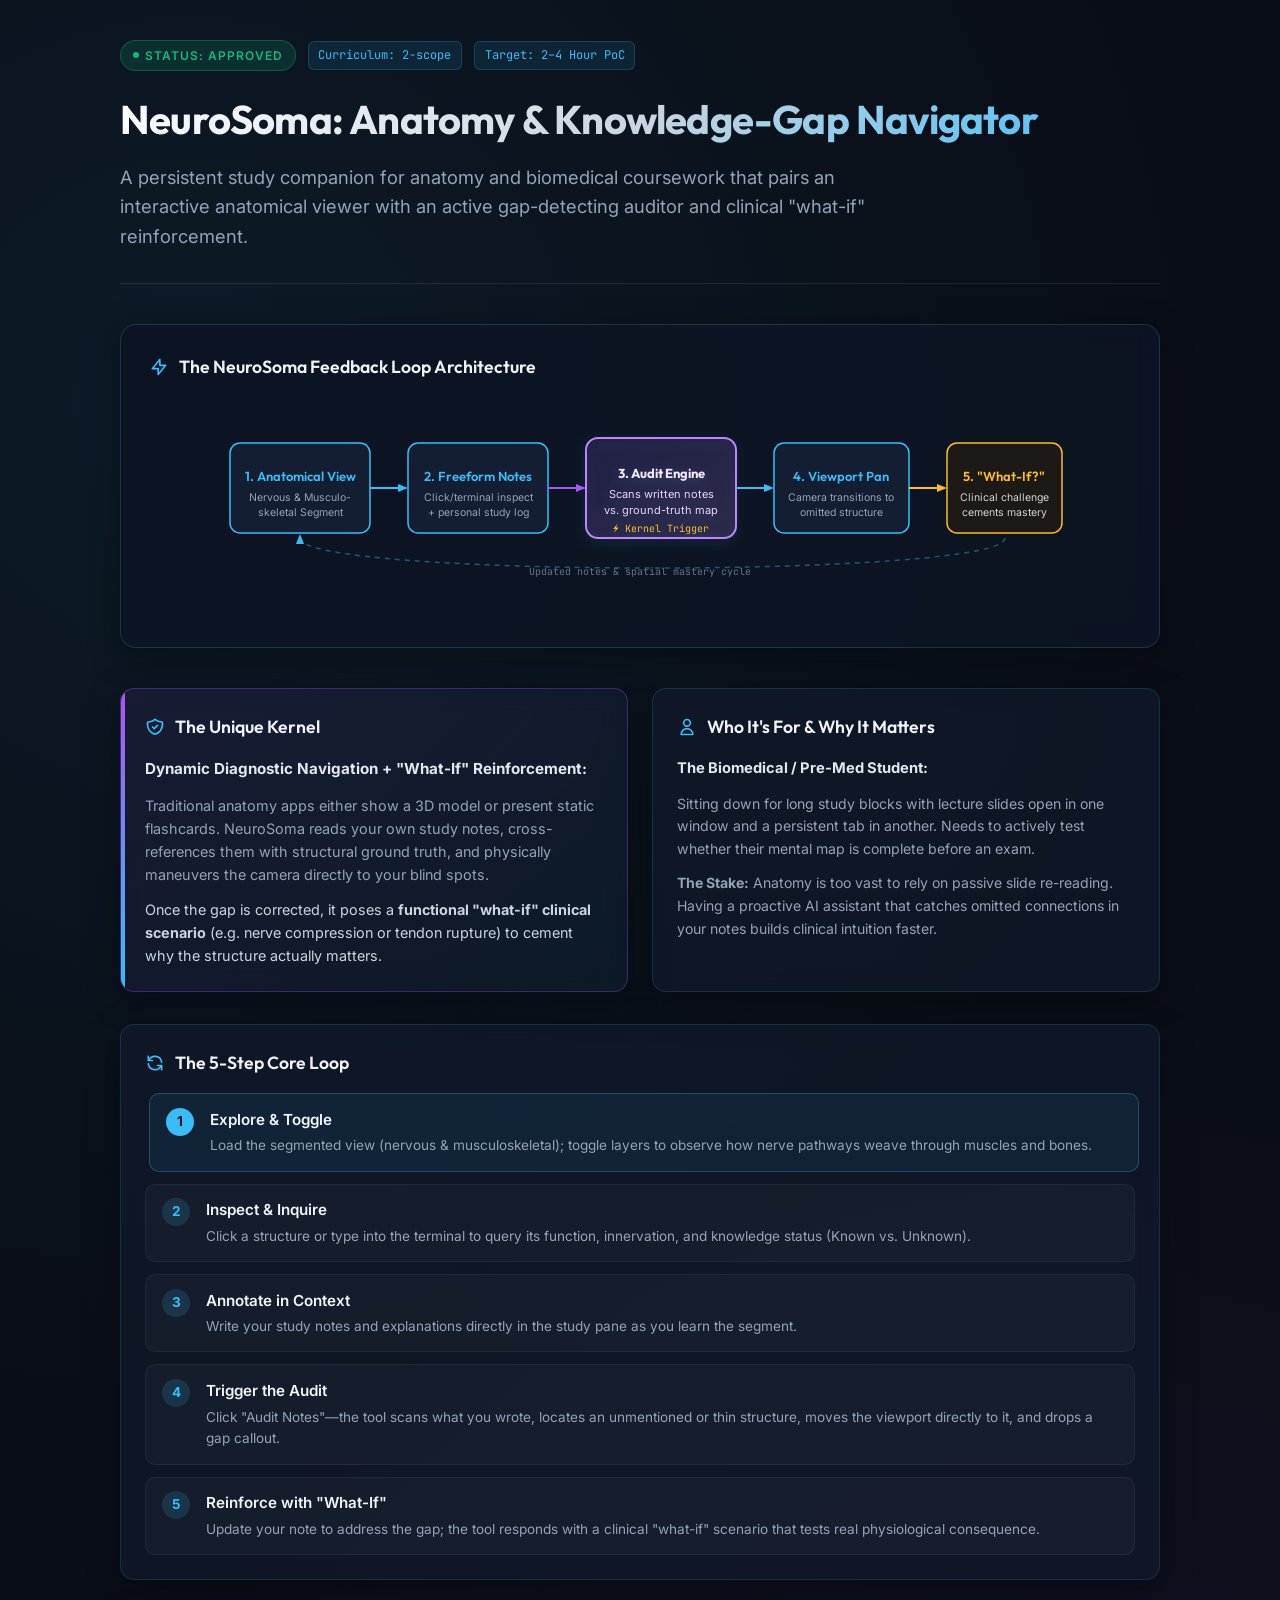
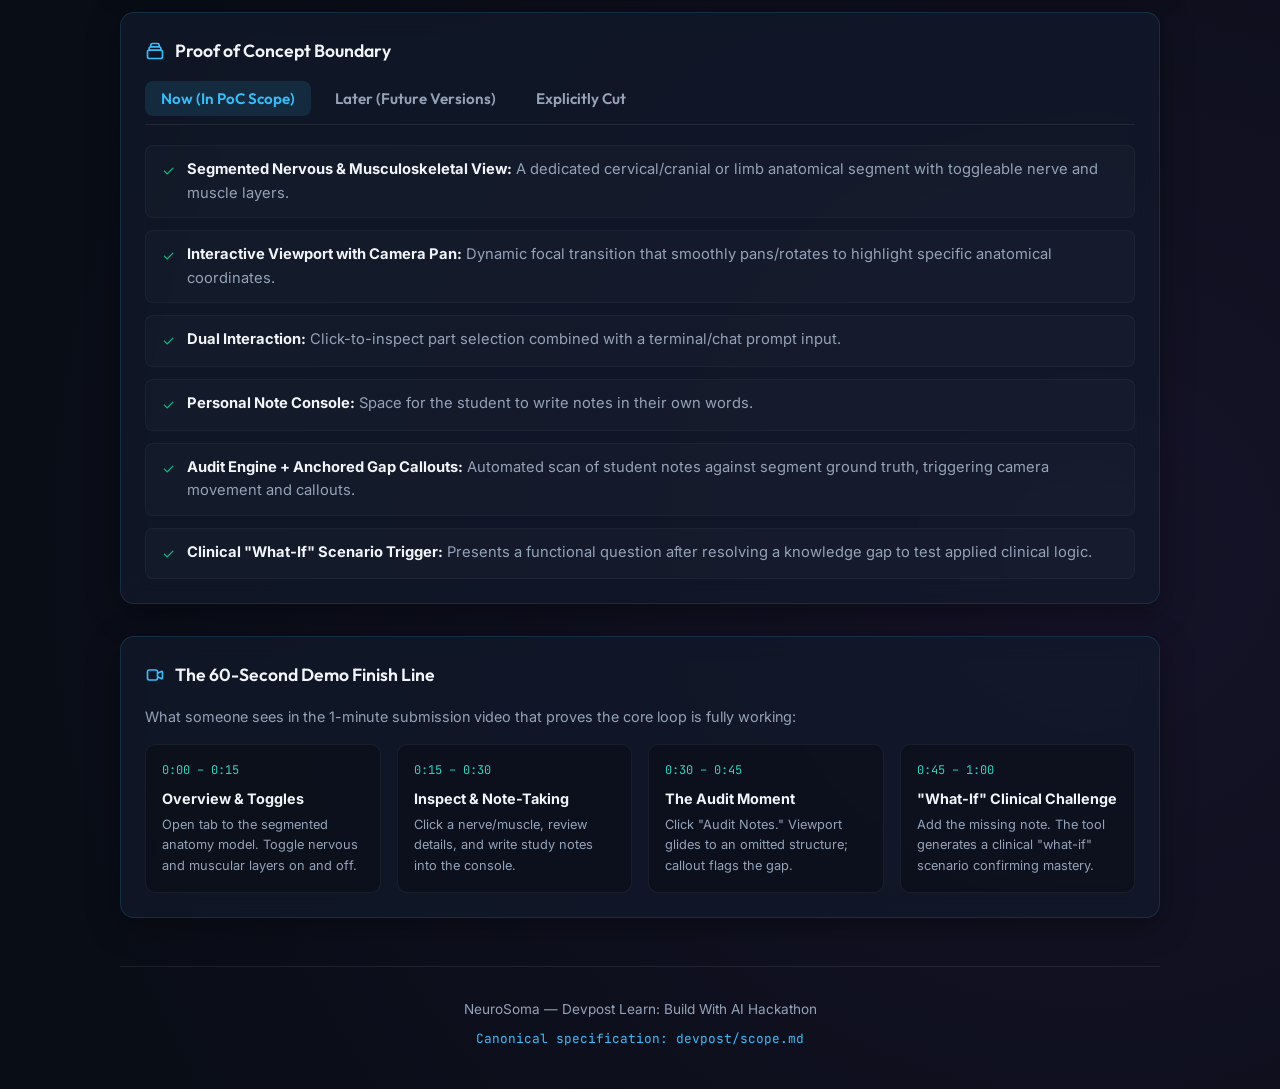
<file: devpost/scope.html>
<!DOCTYPE html>
<html lang="en">
<head>
  <meta charset="UTF-8">
  <meta name="viewport" content="width=device-width, initial-scale=1.0">
  <title>NeuroSoma — Scope Specification</title>
  <link rel="preconnect" href="https://fonts.googleapis.com">
  <link rel="preconnect" href="https://fonts.gstatic.com" crossorigin>
  <link href="https://fonts.googleapis.com/css2?family=Inter:wght@300;400;500;600;700&family=Outfit:wght@500;600;700&family=JetBrains+Mono:wght@400;500&display=swap" rel="stylesheet">
  <style>
    :root {
      --bg-dark: #090d16;
      --card-bg: rgba(18, 26, 43, 0.7);
      --card-border: rgba(56, 189, 248, 0.15);
      --card-hover: rgba(56, 189, 248, 0.25);
      --accent-cyan: #38bdf8;
      --accent-teal: #2dd4bf;
      --accent-purple: #a855f7;
      --accent-amber: #f59e0b;
      --accent-emerald: #10b981;
      --text-main: #f1f5f9;
      --text-muted: #94a3b8;
      --font-heading: 'Outfit', -apple-system, BlinkMacSystemFont, sans-serif;
      --font-body: 'Inter', -apple-system, BlinkMacSystemFont, sans-serif;
      --font-mono: 'JetBrains Mono', monospace;
    }

    * {
      box-sizing: border-box;
      margin: 0;
      padding: 0;
    }

    body {
      background-color: var(--bg-dark);
      background-image: 
        radial-gradient(circle at 15% 15%, rgba(56, 189, 248, 0.08) 0%, transparent 40%),
        radial-gradient(circle at 85% 80%, rgba(168, 85, 247, 0.08) 0%, transparent 45%);
      color: var(--text-main);
      font-family: var(--font-body);
      line-height: 1.6;
      padding: 2.5rem 1.5rem;
      min-height: 100vh;
    }

    .container {
      max-width: 1040px;
      margin: 0 auto;
    }

    header {
      margin-bottom: 2.5rem;
      border-bottom: 1px solid rgba(255, 255, 255, 0.08);
      padding-bottom: 2rem;
    }

    .badge-bar {
      display: flex;
      gap: 0.75rem;
      align-items: center;
      margin-bottom: 1rem;
      flex-wrap: wrap;
    }

    .status-badge {
      font-size: 0.75rem;
      text-transform: uppercase;
      letter-spacing: 0.08em;
      padding: 0.3rem 0.75rem;
      border-radius: 9999px;
      font-weight: 600;
      background: rgba(245, 158, 11, 0.15);
      color: var(--accent-amber);
      border: 1px solid rgba(245, 158, 11, 0.3);
      display: inline-flex;
      align-items: center;
      gap: 0.4rem;
    }

    .status-badge::before {
      content: "";
      width: 6px;
      height: 6px;
      border-radius: 50%;
      background: currentColor;
    }

    .tag-badge {
      font-size: 0.75rem;
      font-family: var(--font-mono);
      padding: 0.25rem 0.6rem;
      border-radius: 6px;
      background: rgba(56, 189, 248, 0.1);
      color: var(--accent-cyan);
      border: 1px solid rgba(56, 189, 248, 0.2);
    }

    h1 {
      font-family: var(--font-heading);
      font-size: 2.5rem;
      font-weight: 700;
      letter-spacing: -0.02em;
      background: linear-gradient(135deg, #ffffff 0%, #cbd5e1 50%, var(--accent-cyan) 100%);
      -webkit-background-clip: text;
      -webkit-text-fill-color: transparent;
      margin-bottom: 0.75rem;
    }

    .tagline {
      font-size: 1.15rem;
      color: var(--text-muted);
      max-width: 800px;
    }

    .grid-2 {
      display: grid;
      grid-template-columns: repeat(auto-fit, minmax(320px, 1fr));
      gap: 1.5rem;
      margin-bottom: 2rem;
    }

    .card {
      background: var(--card-bg);
      border: 1px solid var(--card-border);
      border-radius: 14px;
      padding: 1.5rem;
      backdrop-filter: blur(12px);
      box-shadow: 0 8px 32px rgba(0, 0, 0, 0.35);
      transition: border-color 0.2s ease, transform 0.2s ease;
    }

    .card:hover {
      border-color: var(--card-hover);
    }

    .card-title {
      font-family: var(--font-heading);
      font-size: 1.1rem;
      font-weight: 600;
      color: var(--text-main);
      display: flex;
      align-items: center;
      gap: 0.6rem;
      margin-bottom: 1rem;
    }

    .card-title svg {
      width: 20px;
      height: 20px;
      color: var(--accent-cyan);
    }

    .kernel-highlight {
      border: 1px solid rgba(168, 85, 247, 0.3);
      background: linear-gradient(135deg, rgba(168, 85, 247, 0.08) 0%, rgba(56, 189, 248, 0.05) 100%);
      position: relative;
      overflow: hidden;
    }

    .kernel-highlight::after {
      content: "";
      position: absolute;
      top: 0;
      left: 0;
      width: 4px;
      height: 100%;
      background: linear-gradient(to bottom, var(--accent-purple), var(--accent-cyan));
    }

    /* Diagram Area */
    .diagram-card {
      margin-bottom: 2.5rem;
      background: rgba(13, 20, 36, 0.85);
      border: 1px solid rgba(56, 189, 248, 0.2);
      border-radius: 16px;
      padding: 1.75rem;
    }

    .svg-diagram-wrapper {
      width: 100%;
      overflow-x: auto;
      padding: 1rem 0;
      display: flex;
      justify-content: center;
    }

    svg.flow-diagram {
      max-width: 100%;
      height: auto;
    }

    /* Interactive Stepper */
    .stepper {
      display: flex;
      flex-direction: column;
      gap: 0.75rem;
      margin-top: 1rem;
    }

    .step-item {
      display: flex;
      gap: 1rem;
      align-items: flex-start;
      padding: 0.85rem 1rem;
      border-radius: 10px;
      background: rgba(255, 255, 255, 0.03);
      border: 1px solid rgba(255, 255, 255, 0.05);
      cursor: pointer;
      transition: all 0.2s ease;
    }

    .step-item:hover, .step-item.active {
      background: rgba(56, 189, 248, 0.08);
      border-color: rgba(56, 189, 248, 0.3);
      transform: translateX(4px);
    }

    .step-num {
      width: 28px;
      height: 28px;
      border-radius: 50%;
      background: rgba(56, 189, 248, 0.15);
      color: var(--accent-cyan);
      display: flex;
      align-items: center;
      justify-content: center;
      font-weight: 700;
      font-size: 0.85rem;
      flex-shrink: 0;
    }

    .step-item.active .step-num {
      background: var(--accent-cyan);
      color: #090d16;
    }

    .step-content h4 {
      font-size: 0.95rem;
      font-weight: 600;
      color: var(--text-main);
      margin-bottom: 0.2rem;
    }

    .step-content p {
      font-size: 0.85rem;
      color: var(--text-muted);
    }

    /* Tabs for Scope Boundary */
    .boundary-tabs {
      display: flex;
      gap: 0.5rem;
      margin-bottom: 1.25rem;
      border-bottom: 1px solid rgba(255, 255, 255, 0.08);
      padding-bottom: 0.5rem;
    }

    .tab-btn {
      background: transparent;
      border: none;
      color: var(--text-muted);
      font-family: var(--font-heading);
      font-size: 0.95rem;
      font-weight: 600;
      padding: 0.5rem 1rem;
      border-radius: 8px;
      cursor: pointer;
      transition: all 0.2s ease;
    }

    .tab-btn:hover {
      color: var(--text-main);
      background: rgba(255, 255, 255, 0.05);
    }

    .tab-btn.active {
      color: var(--accent-cyan);
      background: rgba(56, 189, 248, 0.12);
    }

    .tab-panel {
      display: none;
    }

    .tab-panel.active {
      display: block;
      animation: fadeIn 0.3s ease;
    }

    @keyframes fadeIn {
      from { opacity: 0; transform: translateY(4px); }
      to { opacity: 1; transform: translateY(0); }
    }

    .boundary-list {
      list-style: none;
      display: flex;
      flex-direction: column;
      gap: 0.75rem;
    }

    .boundary-list li {
      display: flex;
      align-items: flex-start;
      gap: 0.75rem;
      font-size: 0.92rem;
      color: var(--text-muted);
      background: rgba(255, 255, 255, 0.02);
      padding: 0.75rem 1rem;
      border-radius: 8px;
      border: 1px solid rgba(255, 255, 255, 0.04);
    }

    .boundary-list li strong {
      color: var(--text-main);
    }

    .check-icon {
      color: var(--accent-emerald);
      flex-shrink: 0;
      margin-top: 2px;
    }

    .clock-icon {
      color: var(--accent-amber);
      flex-shrink: 0;
      margin-top: 2px;
    }

    .cut-icon {
      color: #ef4444;
      flex-shrink: 0;
      margin-top: 2px;
    }

    /* 60s Demo Reel Card */
    .demo-track {
      display: grid;
      grid-template-columns: repeat(auto-fit, minmax(220px, 1fr));
      gap: 1rem;
      margin-top: 1rem;
    }

    .demo-step {
      background: rgba(0, 0, 0, 0.25);
      border: 1px solid rgba(255, 255, 255, 0.06);
      border-radius: 10px;
      padding: 1rem;
      position: relative;
    }

    .demo-time {
      font-family: var(--font-mono);
      font-size: 0.75rem;
      color: var(--accent-teal);
      margin-bottom: 0.4rem;
      display: block;
    }

    .demo-step h4 {
      font-size: 0.9rem;
      margin-bottom: 0.3rem;
      color: var(--text-main);
    }

    .demo-step p {
      font-size: 0.8rem;
      color: var(--text-muted);
    }

    footer {
      margin-top: 3rem;
      text-align: center;
      padding-top: 2rem;
      border-top: 1px solid rgba(255, 255, 255, 0.08);
      color: var(--text-muted);
      font-size: 0.85rem;
    }

    .canonical-note {
      font-family: var(--font-mono);
      font-size: 0.8rem;
      color: var(--accent-cyan);
      margin-top: 0.5rem;
    }
  </style>
</head>
<body>

  <div class="container">
    <header>
      <div class="badge-bar">
        <span class="status-badge" id="planStatus" style="background: rgba(16, 185, 129, 0.15); color: var(--accent-emerald); border-color: rgba(16, 185, 129, 0.3);">Status: Approved</span>
        <span class="tag-badge">Curriculum: 2-scope</span>
        <span class="tag-badge">Target: 2–4 Hour PoC</span>
      </div>
      <h1>NeuroSoma: Anatomy & Knowledge-Gap Navigator</h1>
      <p class="tagline">A persistent study companion for anatomy and biomedical coursework that pairs an interactive anatomical viewer with an active gap-detecting auditor and clinical "what-if" reinforcement.</p>
    </header>

    <!-- Visual Architecture & Loop Diagram -->
    <section class="card diagram-card">
      <div class="card-title">
        <svg fill="none" viewBox="0 0 24 24" stroke="currentColor">
          <path stroke-linecap="round" stroke-linejoin="round" stroke-width="2" d="M13 10V3L4 14h7v7l9-11h-7z"/>
        </svg>
        The NeuroSoma Feedback Loop Architecture
      </div>
      <div class="svg-diagram-wrapper">
        <svg class="flow-diagram" width="860" height="190" viewBox="0 0 860 190">
          <defs>
            <linearGradient id="cyanGrad" x1="0%" y1="0%" x2="100%" y2="100%">
              <stop offset="0%" stop-color="#0284c7" />
              <stop offset="100%" stop-color="#38bdf8" />
            </linearGradient>
            <linearGradient id="purpleGrad" x1="0%" y1="0%" x2="100%" y2="100%">
              <stop offset="0%" stop-color="#7e22ce" />
              <stop offset="100%" stop-color="#c084fc" />
            </linearGradient>
            <linearGradient id="amberGrad" x1="0%" y1="0%" x2="100%" y2="100%">
              <stop offset="0%" stop-color="#b45309" />
              <stop offset="100%" stop-color="#fbbf24" />
            </linearGradient>
            <filter id="glow" x="-20%" y="-20%" width="140%" height="140%">
              <feDropShadow dx="0" dy="4" stdDeviation="6" flood-color="#38bdf8" flood-opacity="0.25"/>
            </filter>
          </defs>

          <!-- Node 1: Visual Model -->
          <g transform="translate(20, 30)">
            <rect width="140" height="90" rx="10" fill="#131e33" stroke="#38bdf8" stroke-width="1.5" />
            <text x="70" y="38" fill="#38bdf8" font-family="'Outfit', sans-serif" font-weight="600" font-size="13" text-anchor="middle">1. Anatomical View</text>
            <text x="70" y="58" fill="#94a3b8" font-family="'Inter', sans-serif" font-size="10.5" text-anchor="middle">Nervous &amp; Musculo-</text>
            <text x="70" y="73" fill="#94a3b8" font-family="'Inter', sans-serif" font-size="10.5" text-anchor="middle">skeletal Segment</text>
          </g>

          <!-- Arrow 1 to 2 -->
          <path d="M 160 75 L 188 75" stroke="#38bdf8" stroke-width="2" marker-end="url(#arrow)" />
          <polygon points="188,71 198,75 188,79" fill="#38bdf8" />

          <!-- Node 2: Interactive Notes -->
          <g transform="translate(198, 30)">
            <rect width="140" height="90" rx="10" fill="#131e33" stroke="#38bdf8" stroke-width="1.5" />
            <text x="70" y="38" fill="#38bdf8" font-family="'Outfit', sans-serif" font-weight="600" font-size="13" text-anchor="middle">2. Freeform Notes</text>
            <text x="70" y="58" fill="#94a3b8" font-family="'Inter', sans-serif" font-size="10.5" text-anchor="middle">Click/terminal inspect</text>
            <text x="70" y="73" fill="#94a3b8" font-family="'Inter', sans-serif" font-size="10.5" text-anchor="middle">+ personal study log</text>
          </g>

          <!-- Arrow 2 to 3 -->
          <path d="M 338 75 L 366 75" stroke="#a855f7" stroke-width="2" />
          <polygon points="366,71 376,75 366,79" fill="#a855f7" />

          <!-- Node 3: Gap Audit Engine -->
          <g transform="translate(376, 25)" filter="url(#glow)">
            <rect width="150" height="100" rx="12" fill="url(#purpleGrad)" opacity="0.15" />
            <rect width="150" height="100" rx="12" fill="none" stroke="#c084fc" stroke-width="2" />
            <text x="75" y="40" fill="#f3e8ff" font-family="'Outfit', sans-serif" font-weight="700" font-size="13" text-anchor="middle">3. Audit Engine</text>
            <text x="75" y="60" fill="#e9d5ff" font-family="'Inter', sans-serif" font-size="11" text-anchor="middle">Scans written notes</text>
            <text x="75" y="76" fill="#e9d5ff" font-family="'Inter', sans-serif" font-size="11" text-anchor="middle">vs. ground-truth map</text>
            <text x="75" y="94" fill="#fbbf24" font-family="'JetBrains Mono', monospace" font-size="10" text-anchor="middle">⚡ Kernel Trigger</text>
          </g>

          <!-- Arrow 3 to 4 -->
          <path d="M 526 75 L 554 75" stroke="#38bdf8" stroke-width="2" />
          <polygon points="554,71 564,75 554,79" fill="#38bdf8" />

          <!-- Node 4: Auto-Focus & Pinpoint -->
          <g transform="translate(564, 30)">
            <rect width="135" height="90" rx="10" fill="#131e33" stroke="#38bdf8" stroke-width="1.5" />
            <text x="67" y="38" fill="#38bdf8" font-family="'Outfit', sans-serif" font-weight="600" font-size="13" text-anchor="middle">4. Viewport Pan</text>
            <text x="67" y="58" fill="#94a3b8" font-family="'Inter', sans-serif" font-size="10.5" text-anchor="middle">Camera transitions to</text>
            <text x="67" y="73" fill="#94a3b8" font-family="'Inter', sans-serif" font-size="10.5" text-anchor="middle">omitted structure</text>
          </g>

          <!-- Arrow 4 to 5 -->
          <path d="M 699 75 L 727 75" stroke="#fbbf24" stroke-width="2" />
          <polygon points="727,71 737,75 727,79" fill="#fbbf24" />

          <!-- Node 5: What-If Reinforcement -->
          <g transform="translate(737, 30)">
            <rect width="115" height="90" rx="10" fill="#1c1917" stroke="#fbbf24" stroke-width="1.5" />
            <text x="57" y="38" fill="#fbbf24" font-family="'Outfit', sans-serif" font-weight="600" font-size="13" text-anchor="middle">5. "What-If?"</text>
            <text x="57" y="58" fill="#d6d3d1" font-family="'Inter', sans-serif" font-size="10.5" text-anchor="middle">Clinical challenge</text>
            <text x="57" y="73" fill="#d6d3d1" font-family="'Inter', sans-serif" font-size="10.5" text-anchor="middle">cements mastery</text>
          </g>

          <!-- Return Loop Arrow -->
          <path d="M 795 125 C 795 165, 90 165, 90 125" fill="none" stroke="rgba(56, 189, 248, 0.4)" stroke-dasharray="5,5" stroke-width="1.5" />
          <polygon points="90,121 86,131 94,131" fill="#38bdf8" />
          <text x="430" y="162" fill="#64748b" font-family="'JetBrains Mono', monospace" font-size="10" text-anchor="middle">Updated notes &amp; spatial mastery cycle</text>
        </svg>
      </div>
    </section>

    <div class="grid-2">
      <!-- Unique Kernel -->
      <section class="card kernel-highlight">
        <div class="card-title">
          <svg fill="none" viewBox="0 0 24 24" stroke="currentColor">
            <path stroke-linecap="round" stroke-linejoin="round" stroke-width="2" d="M9 12l2 2 4-4m5.618-4.016A11.955 11.955 0 0112 2.944a11.955 11.955 0 01-8.618 3.04A12.02 12.02 0 003 9c0 5.591 3.824 10.29 9 11.622 5.176-1.332 9-6.03 9-11.622 0-1.042-.133-2.052-.382-3.016z"/>
          </svg>
          The Unique Kernel
        </div>
        <p style="font-size: 0.95rem; margin-bottom: 0.75rem; color: #e2e8f0;">
          <strong>Dynamic Diagnostic Navigation + "What-If" Reinforcement:</strong>
        </p>
        <p style="font-size: 0.9rem; color: var(--text-muted); margin-bottom: 0.75rem;">
          Traditional anatomy apps either show a 3D model or present static flashcards. NeuroSoma reads your own study notes, cross-references them with structural ground truth, and physically maneuvers the camera directly to your blind spots.
        </p>
        <p style="font-size: 0.9rem; color: #cbd5e1;">
          Once the gap is corrected, it poses a <strong>functional "what-if" clinical scenario</strong> (e.g. nerve compression or tendon rupture) to cement why the structure actually matters.
        </p>
      </section>

      <!-- Target User & Stake -->
      <section class="card">
        <div class="card-title">
          <svg fill="none" viewBox="0 0 24 24" stroke="currentColor">
            <path stroke-linecap="round" stroke-linejoin="round" stroke-width="2" d="M16 7a4 4 0 11-8 0 4 4 0 018 0zM12 14a7 7 0 00-7 7h14a7 7 0 00-7-7z"/>
          </svg>
          Who It's For &amp; Why It Matters
        </div>
        <p style="font-size: 0.92rem; color: #e2e8f0; margin-bottom: 0.75rem;">
          <strong>The Biomedical / Pre-Med Student:</strong>
        </p>
        <p style="font-size: 0.88rem; color: var(--text-muted); margin-bottom: 0.75rem;">
          Sitting down for long study blocks with lecture slides open in one window and a persistent tab in another. Needs to actively test whether their mental map is complete before an exam.
        </p>
        <p style="font-size: 0.88rem; color: var(--text-muted);">
          <strong>The Stake:</strong> Anatomy is too vast to rely on passive slide re-reading. Having a proactive AI assistant that catches omitted connections in your notes builds clinical intuition faster.
        </p>
      </section>
    </div>

    <!-- The Core Loop Interactive Stepper -->
    <section class="card" style="margin-bottom: 2rem;">
      <div class="card-title">
        <svg fill="none" viewBox="0 0 24 24" stroke="currentColor">
          <path stroke-linecap="round" stroke-linejoin="round" stroke-width="2" d="M4 4v5h.582m15.356 2A8.001 8.001 0 004.582 9m0 0H9m11 11v-5h-.581m0 0a8.003 8.003 0 01-15.357-2m15.357 2H15"/>
        </svg>
        The 5-Step Core Loop
      </div>
      <div class="stepper" id="loopStepper">
        <div class="step-item active" onclick="activateStep(this, 1)">
          <div class="step-num">1</div>
          <div class="step-content">
            <h4>Explore &amp; Toggle</h4>
            <p>Load the segmented view (nervous &amp; musculoskeletal); toggle layers to observe how nerve pathways weave through muscles and bones.</p>
          </div>
        </div>
        <div class="step-item" onclick="activateStep(this, 2)">
          <div class="step-num">2</div>
          <div class="step-content">
            <h4>Inspect &amp; Inquire</h4>
            <p>Click a structure or type into the terminal to query its function, innervation, and knowledge status (Known vs. Unknown).</p>
          </div>
        </div>
        <div class="step-item" onclick="activateStep(this, 3)">
          <div class="step-num">3</div>
          <div class="step-content">
            <h4>Annotate in Context</h4>
            <p>Write your study notes and explanations directly in the study pane as you learn the segment.</p>
          </div>
        </div>
        <div class="step-item" onclick="activateStep(this, 4)">
          <div class="step-num">4</div>
          <div class="step-content">
            <h4>Trigger the Audit</h4>
            <p>Click "Audit Notes"—the tool scans what you wrote, locates an unmentioned or thin structure, moves the viewport directly to it, and drops a gap callout.</p>
          </div>
        </div>
        <div class="step-item" onclick="activateStep(this, 5)">
          <div class="step-num">5</div>
          <div class="step-content">
            <h4>Reinforce with "What-If"</h4>
            <p>Update your note to address the gap; the tool responds with a clinical "what-if" scenario that tests real physiological consequence.</p>
          </div>
        </div>
      </div>
    </section>

    <!-- Scope Boundary Reveals (Now / Later / Cut) -->
    <section class="card" style="margin-bottom: 2rem;">
      <div class="card-title">
        <svg fill="none" viewBox="0 0 24 24" stroke="currentColor">
          <path stroke-linecap="round" stroke-linejoin="round" stroke-width="2" d="M19 11H5m14 0a2 2 0 012 2v6a2 2 0 01-2 2H5a2 2 0 01-2-2v-6a2 2 0 012-2m14 0V9a2 2 0 00-2-2M5 11V9a2 2 0 012-2m0 0V5a2 2 0 012-2h6a2 2 0 012 2v2M7 7h10"/>
        </svg>
        Proof of Concept Boundary
      </div>

      <div class="boundary-tabs">
        <button class="tab-btn active" onclick="switchTab('now')">Now (In PoC Scope)</button>
        <button class="tab-btn" onclick="switchTab('later')">Later (Future Versions)</button>
        <button class="tab-btn" onclick="switchTab('cut')">Explicitly Cut</button>
      </div>

      <!-- Tab: Now -->
      <div id="tab-now" class="tab-panel active">
        <ul class="boundary-list">
          <li>
            <span class="check-icon">✓</span>
            <div>
              <strong>Segmented Nervous &amp; Musculoskeletal View:</strong> A dedicated cervical/cranial or limb anatomical segment with toggleable nerve and muscle layers.
            </div>
          </li>
          <li>
            <span class="check-icon">✓</span>
            <div>
              <strong>Interactive Viewport with Camera Pan:</strong> Dynamic focal transition that smoothly pans/rotates to highlight specific anatomical coordinates.
            </div>
          </li>
          <li>
            <span class="check-icon">✓</span>
            <div>
              <strong>Dual Interaction:</strong> Click-to-inspect part selection combined with a terminal/chat prompt input.
            </div>
          </li>
          <li>
            <span class="check-icon">✓</span>
            <div>
              <strong>Personal Note Console:</strong> Space for the student to write notes in their own words.
            </div>
          </li>
          <li>
            <span class="check-icon">✓</span>
            <div>
              <strong>Audit Engine + Anchored Gap Callouts:</strong> Automated scan of student notes against segment ground truth, triggering camera movement and callouts.
            </div>
          </li>
          <li>
            <span class="check-icon">✓</span>
            <div>
              <strong>Clinical "What-If" Scenario Trigger:</strong> Presents a functional question after resolving a knowledge gap to test applied clinical logic.
            </div>
          </li>
        </ul>
      </div>

      <!-- Tab: Later -->
      <div id="tab-later" class="tab-panel">
        <ul class="boundary-list">
          <li>
            <span class="clock-icon">⏳</span>
            <div>
              <strong>Full-Body System Coverage:</strong> Cardiovascular, digestive, endocrine, and reproductive systems across the entire human body.
            </div>
          </li>
          <li>
            <span class="clock-icon">⏳</span>
            <div>
              <strong>Dual 2D/3D Mesh Switching:</strong> Seamless toggle between high-res histological slices and full textured 3D CAD meshes.
            </div>
          </li>
          <li>
            <span class="clock-icon">⏳</span>
            <div>
              <strong>Spaced Repetition Scheduler:</strong> Long-term flashcard decay curves and multi-session spaced retrieval algorithms.
            </div>
          </li>
          <li>
            <span class="clock-icon">⏳</span>
            <div>
              <strong>User Account &amp; Progress Persistence:</strong> Cloud login, synced cross-device storage, and persistent database profiles.
            </div>
          </li>
        </ul>
      </div>

      <!-- Tab: Cut -->
      <div id="tab-cut" class="tab-panel">
        <ul class="boundary-list">
          <li>
            <span class="cut-icon">✕</span>
            <div>
              <strong>Full-Body Rigging &amp; Muscle Deformations:</strong> Unnecessary technical complexity for proving active note-auditing.
            </div>
          </li>
          <li>
            <span class="cut-icon">✕</span>
            <div>
              <strong>Native Mobile App Packaging:</strong> Out of scope for this hackathon; the desktop browser persistent tab is the primary interface.
            </div>
          </li>
          <li>
            <span class="cut-icon">✕</span>
            <div>
              <strong>Multiplayer / Study Group Collaboration:</strong> Single-player focus keeps student privacy intact and scope tightly controlled.
            </div>
          </li>
        </ul>
      </div>
    </section>

    <!-- 60-Second Demo Video Plan -->
    <section class="card">
      <div class="card-title">
        <svg fill="none" viewBox="0 0 24 24" stroke="currentColor">
          <path stroke-linecap="round" stroke-linejoin="round" stroke-width="2" d="M15 10l4.553-2.276A1 1 0 0121 8.618v6.764a1 1 0 01-1.447.894L15 14M5 18h8a2 2 0 002-2V8a2 2 0 00-2-2H5a2 2 0 00-2 2v8a2 2 0 002 2z"/>
        </svg>
        The 60-Second Demo Finish Line
      </div>
      <p style="font-size: 0.9rem; color: var(--text-muted); margin-bottom: 1rem;">
        What someone sees in the 1-minute submission video that proves the core loop is fully working:
      </p>
      <div class="demo-track">
        <div class="demo-step">
          <span class="demo-time">0:00 – 0:15</span>
          <h4>Overview &amp; Toggles</h4>
          <p>Open tab to the segmented anatomy model. Toggle nervous and muscular layers on and off.</p>
        </div>
        <div class="demo-step">
          <span class="demo-time">0:15 – 0:30</span>
          <h4>Inspect &amp; Note-Taking</h4>
          <p>Click a nerve/muscle, review details, and write study notes into the console.</p>
        </div>
        <div class="demo-step">
          <span class="demo-time">0:30 – 0:45</span>
          <h4>The Audit Moment</h4>
          <p>Click "Audit Notes." Viewport glides to an omitted structure; callout flags the gap.</p>
        </div>
        <div class="demo-step">
          <span class="demo-time">0:45 – 1:00</span>
          <h4>"What-If" Clinical Challenge</h4>
          <p>Add the missing note. The tool generates a clinical "what-if" scenario confirming mastery.</p>
        </div>
      </div>
    </section>

    <footer>
      <div>NeuroSoma — Devpost Learn: Build With AI Hackathon</div>
      <div class="canonical-note">Canonical specification: devpost/scope.md</div>
    </footer>
  </div>

  <script>
    function switchTab(tabId) {
      document.querySelectorAll('.tab-btn').forEach(btn => btn.classList.remove('active'));
      document.querySelectorAll('.tab-panel').forEach(panel => panel.classList.remove('active'));
      
      event.target.classList.add('active');
      const targetPanel = document.getElementById('tab-' + tabId);
      if (targetPanel) targetPanel.classList.add('active');
    }

    function activateStep(el, stepNum) {
      document.querySelectorAll('.step-item').forEach(item => item.classList.remove('active'));
      el.classList.add('active');
    }
  </script>
</body>
</html>
</file>
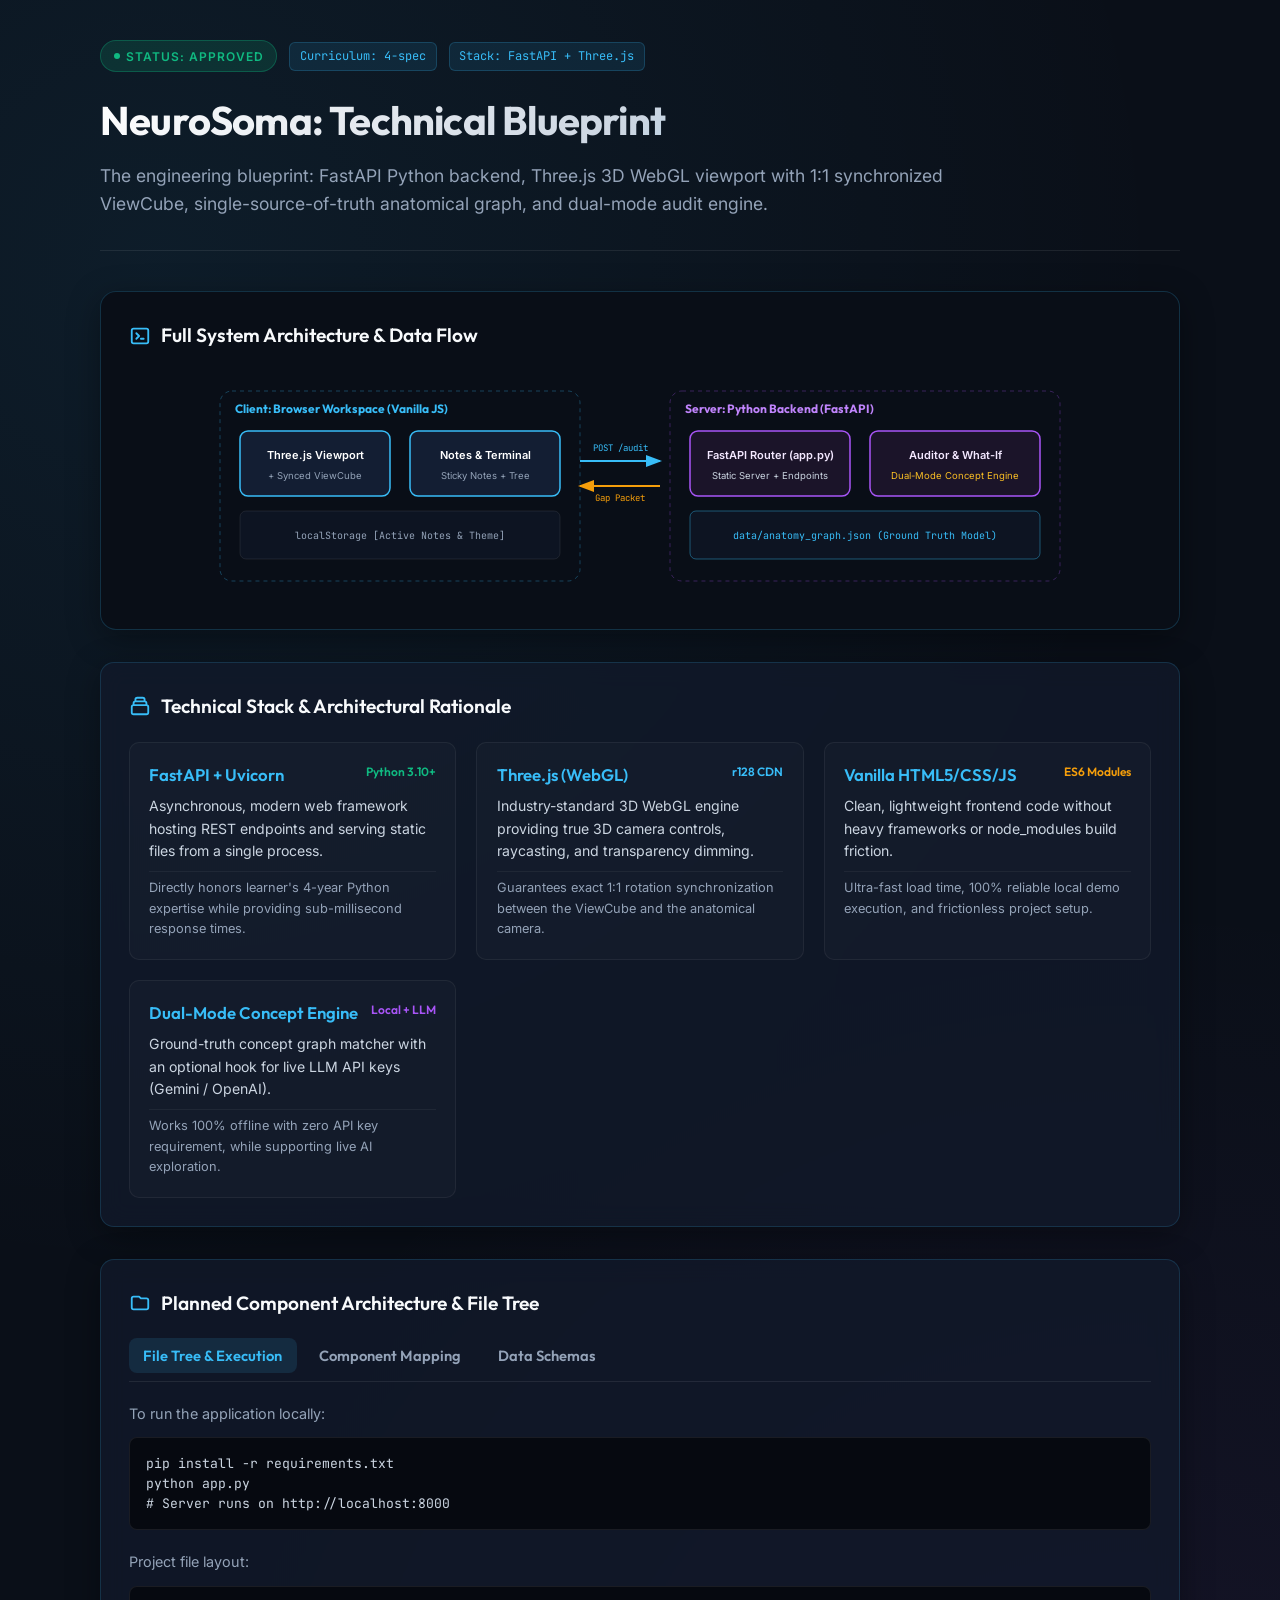
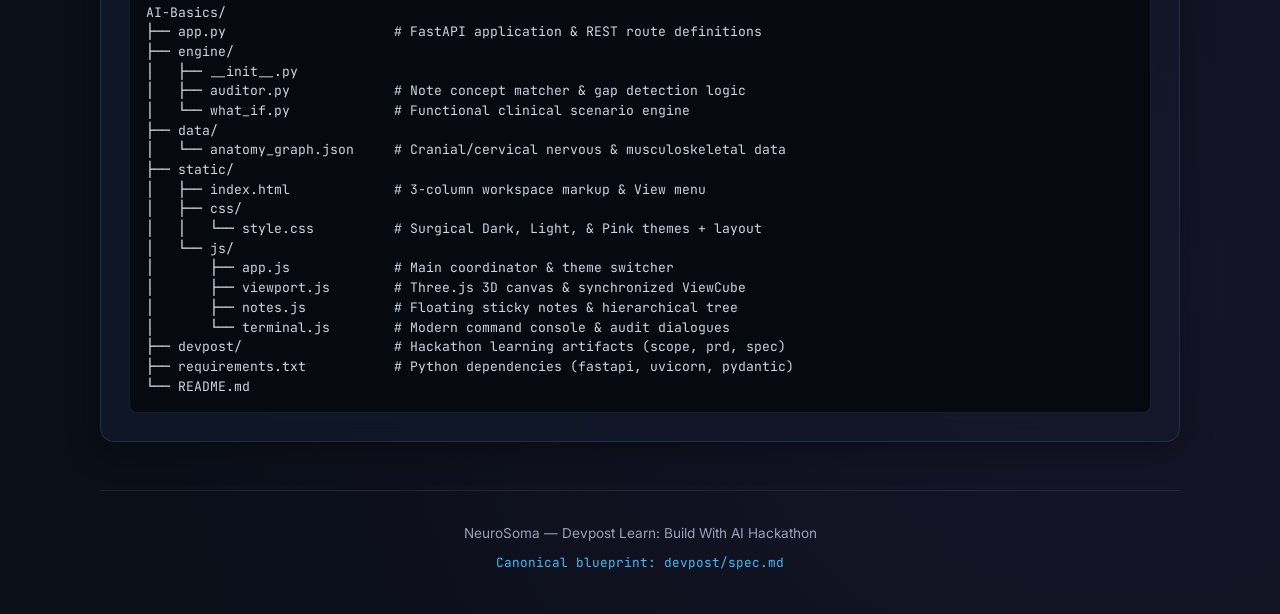
<file: devpost/spec.html>
<!DOCTYPE html>
<html lang="en">
<head>
  <meta charset="UTF-8">
  <meta name="viewport" content="width=device-width, initial-scale=1.0">
  <title>NeuroSoma — Technical Specification</title>
  <link rel="preconnect" href="https://fonts.googleapis.com">
  <link rel="preconnect" href="https://fonts.gstatic.com" crossorigin>
  <link href="https://fonts.googleapis.com/css2?family=Inter:wght@300;400;500;600;700&family=Outfit:wght@500;600;700&family=JetBrains+Mono:wght@400;500&display=swap" rel="stylesheet">
  <style>
    :root {
      --bg-dark: #0a0f18;
      --card-bg: rgba(18, 26, 43, 0.75);
      --card-border: rgba(56, 189, 248, 0.16);
      --card-hover: rgba(56, 189, 248, 0.3);
      --accent-cyan: #38bdf8;
      --accent-teal: #2dd4bf;
      --accent-purple: #a855f7;
      --accent-amber: #f59e0b;
      --accent-emerald: #10b981;
      --text-main: #f8fafc;
      --text-muted: #94a3b8;
      --font-heading: 'Outfit', -apple-system, BlinkMacSystemFont, sans-serif;
      --font-body: 'Inter', -apple-system, BlinkMacSystemFont, sans-serif;
      --font-mono: 'JetBrains Mono', monospace;
    }

    * {
      box-sizing: border-box;
      margin: 0;
      padding: 0;
    }

    body {
      background-color: var(--bg-dark);
      background-image: 
        radial-gradient(circle at 12% 12%, rgba(56, 189, 248, 0.08) 0%, transparent 45%),
        radial-gradient(circle at 88% 85%, rgba(168, 85, 247, 0.08) 0%, transparent 45%);
      color: var(--text-main);
      font-family: var(--font-body);
      line-height: 1.6;
      padding: 2.5rem 1.5rem;
      min-height: 100vh;
    }

    .container {
      max-width: 1080px;
      margin: 0 auto;
    }

    header {
      margin-bottom: 2.5rem;
      border-bottom: 1px solid rgba(255, 255, 255, 0.08);
      padding-bottom: 2rem;
    }

    .badge-bar {
      display: flex;
      gap: 0.75rem;
      align-items: center;
      margin-bottom: 1rem;
      flex-wrap: wrap;
    }

    .status-badge {
      font-size: 0.75rem;
      text-transform: uppercase;
      letter-spacing: 0.08em;
      padding: 0.35rem 0.8rem;
      border-radius: 9999px;
      font-weight: 600;
      background: rgba(245, 158, 11, 0.15);
      color: var(--accent-amber);
      border: 1px solid rgba(245, 158, 11, 0.3);
      display: inline-flex;
      align-items: center;
      gap: 0.4rem;
    }

    .status-badge::before {
      content: "";
      width: 6px;
      height: 6px;
      border-radius: 50%;
      background: currentColor;
    }

    .tag-badge {
      font-size: 0.75rem;
      font-family: var(--font-mono);
      padding: 0.25rem 0.6rem;
      border-radius: 6px;
      background: rgba(56, 189, 248, 0.1);
      color: var(--accent-cyan);
      border: 1px solid rgba(56, 189, 248, 0.2);
    }

    h1 {
      font-family: var(--font-heading);
      font-size: 2.5rem;
      font-weight: 700;
      letter-spacing: -0.02em;
      background: linear-gradient(135deg, #ffffff 0%, #cbd5e1 50%, var(--accent-cyan) 100%);
      -webkit-background-clip: text;
      -webkit-text-fill-color: transparent;
      margin-bottom: 0.6rem;
    }

    .tagline {
      font-size: 1.1rem;
      color: var(--text-muted);
      max-width: 880px;
    }

    /* Cards */
    .card {
      background: var(--card-bg);
      border: 1px solid var(--card-border);
      border-radius: 14px;
      padding: 1.75rem;
      backdrop-filter: blur(12px);
      box-shadow: 0 8px 32px rgba(0, 0, 0, 0.35);
      margin-bottom: 2rem;
      transition: border-color 0.2s ease;
    }

    .card:hover {
      border-color: var(--card-hover);
    }

    .card-title {
      font-family: var(--font-heading);
      font-size: 1.2rem;
      font-weight: 600;
      color: var(--text-main);
      display: flex;
      align-items: center;
      gap: 0.6rem;
      margin-bottom: 1.25rem;
    }

    .card-title svg {
      width: 22px;
      height: 22px;
      color: var(--accent-cyan);
    }

    /* Diagram Area */
    .diagram-card {
      background: #090e17;
      border: 1px solid rgba(56, 189, 248, 0.2);
      border-radius: 16px;
      padding: 1.75rem;
      overflow-x: auto;
    }

    .svg-wrapper {
      width: 100%;
      display: flex;
      justify-content: center;
      min-width: 820px;
    }

    /* Stack Grid */
    .stack-grid {
      display: grid;
      grid-template-columns: repeat(auto-fit, minmax(280px, 1fr));
      gap: 1.25rem;
      margin-top: 1rem;
    }

    .stack-box {
      background: rgba(255, 255, 255, 0.02);
      border: 1px solid rgba(255, 255, 255, 0.06);
      border-radius: 10px;
      padding: 1.2rem;
    }

    .stack-header {
      font-family: var(--font-heading);
      font-weight: 600;
      font-size: 1.05rem;
      color: var(--accent-cyan);
      margin-bottom: 0.4rem;
      display: flex;
      justify-content: space-between;
    }

    .stack-desc {
      font-size: 0.88rem;
      color: #cbd5e1;
      margin-bottom: 0.5rem;
    }

    .stack-rationale {
      font-size: 0.8rem;
      color: var(--text-muted);
      border-top: 1px solid rgba(255, 255, 255, 0.05);
      padding-top: 0.4rem;
    }

    /* Code Box */
    pre.code-box {
      background: #060910;
      border: 1px solid rgba(255, 255, 255, 0.08);
      border-radius: 8px;
      padding: 1rem;
      font-family: var(--font-mono);
      font-size: 0.82rem;
      color: #cbd5e1;
      overflow-x: auto;
      line-height: 1.5;
    }

    /* Feature Tabs */
    .feature-tabs {
      display: flex;
      gap: 0.5rem;
      margin-bottom: 1.25rem;
      border-bottom: 1px solid rgba(255, 255, 255, 0.08);
      padding-bottom: 0.5rem;
      flex-wrap: wrap;
    }

    .tab-btn {
      background: transparent;
      border: none;
      color: var(--text-muted);
      font-family: var(--font-heading);
      font-size: 0.92rem;
      font-weight: 600;
      padding: 0.5rem 0.9rem;
      border-radius: 8px;
      cursor: pointer;
      transition: all 0.2s ease;
    }

    .tab-btn:hover {
      color: var(--text-main);
      background: rgba(255, 255, 255, 0.05);
    }

    .tab-btn.active {
      color: var(--accent-cyan);
      background: rgba(56, 189, 248, 0.12);
    }

    .tab-panel {
      display: none;
      animation: fadeIn 0.3s ease;
    }

    .tab-panel.active {
      display: block;
    }

    @keyframes fadeIn {
      from { opacity: 0; transform: translateY(4px); }
      to { opacity: 1; transform: translateY(0); }
    }

    .comp-item {
      background: rgba(255, 255, 255, 0.02);
      border: 1px solid rgba(255, 255, 255, 0.05);
      border-radius: 8px;
      padding: 1rem;
      margin-bottom: 0.8rem;
    }

    .comp-name {
      font-family: var(--font-mono);
      font-size: 0.9rem;
      color: var(--accent-cyan);
      font-weight: 600;
      margin-bottom: 0.2rem;
    }

    .comp-role {
      font-size: 0.85rem;
      color: #e2e8f0;
      margin-bottom: 0.3rem;
    }

    .comp-ref {
      font-size: 0.75rem;
      color: var(--accent-amber);
      font-family: var(--font-mono);
    }

    footer {
      margin-top: 3rem;
      text-align: center;
      padding-top: 2rem;
      border-top: 1px solid rgba(255, 255, 255, 0.08);
      color: var(--text-muted);
      font-size: 0.85rem;
    }

    .canonical-note {
      font-family: var(--font-mono);
      font-size: 0.8rem;
      color: var(--accent-cyan);
      margin-top: 0.5rem;
    }
  </style>
</head>
<body>

  <div class="container">
    <header>
      <div class="badge-bar">
        <span class="status-badge" id="specStatus" style="background: rgba(16, 185, 129, 0.15); color: var(--accent-emerald); border-color: rgba(16, 185, 129, 0.3);">Status: Approved</span>
        <span class="tag-badge">Curriculum: 4-spec</span>
        <span class="tag-badge">Stack: FastAPI + Three.js</span>
      </div>
      <h1>NeuroSoma: Technical Blueprint</h1>
      <p class="tagline">The engineering blueprint: FastAPI Python backend, Three.js 3D WebGL viewport with 1:1 synchronized ViewCube, single-source-of-truth anatomical graph, and dual-mode audit engine.</p>
    </header>

    <!-- Architecture & Data Flow Diagram -->
    <section class="card diagram-card">
      <div class="card-title">
        <svg fill="none" viewBox="0 0 24 24" stroke="currentColor">
          <path stroke-linecap="round" stroke-linejoin="round" stroke-width="2" d="M8 9l3 3-3 3m5 0h3M5 20h14a2 2 0 002-2V6a2 2 0 00-2-2H5a2 2 0 00-2 2v12a2 2 0 002 2z"/>
        </svg>
        Full System Architecture &amp; Data Flow
      </div>

      <div class="svg-wrapper">
        <svg width="880" height="230" viewBox="0 0 880 230">
          <defs>
            <linearGradient id="boxGrad" x1="0%" y1="0%" x2="100%" y2="100%">
              <stop offset="0%" stop-color="#121a2b" />
              <stop offset="100%" stop-color="#090e17" />
            </linearGradient>
            <marker id="specArrow" markerWidth="8" markerHeight="6" refX="7" refY="3" orient="auto">
              <polygon points="0 0, 8 3, 0 6" fill="#38bdf8"/>
            </marker>
            <marker id="amberArrow" markerWidth="8" markerHeight="6" refX="7" refY="3" orient="auto">
              <polygon points="0 0, 8 3, 0 6" fill="#f59e0b"/>
            </marker>
          </defs>

          <!-- Zone 1: Browser Frontend -->
          <rect x="20" y="20" width="360" height="190" rx="12" fill="none" stroke="rgba(56, 189, 248, 0.3)" stroke-dasharray="4,4"/>
          <text x="35" y="42" fill="#38bdf8" font-family="'Outfit', sans-serif" font-weight="700" font-size="12">Client: Browser Workspace (Vanilla JS)</text>

          <!-- Frontend Box: Viewport & ViewCube -->
          <g transform="translate(40, 60)">
            <rect width="150" height="65" rx="8" fill="#131e33" stroke="#38bdf8" stroke-width="1.5"/>
            <text x="75" y="28" fill="#fff" font-size="11" font-weight="600" text-anchor="middle">Three.js Viewport</text>
            <text x="75" y="48" fill="#94a3b8" font-size="9.5" text-anchor="middle">+ Synced ViewCube</text>
          </g>

          <!-- Frontend Box: Notes & Terminal -->
          <g transform="translate(210, 60)">
            <rect width="150" height="65" rx="8" fill="#131e33" stroke="#38bdf8" stroke-width="1.5"/>
            <text x="75" y="28" fill="#fff" font-size="11" font-weight="600" text-anchor="middle">Notes &amp; Terminal</text>
            <text x="75" y="48" fill="#94a3b8" font-size="9.5" text-anchor="middle">Sticky Notes + Tree</text>
          </g>

          <g transform="translate(40, 140)">
            <rect width="320" height="48" rx="6" fill="#0d1422" stroke="rgba(255,255,255,0.08)"/>
            <text x="160" y="28" fill="#94a3b8" font-family="'JetBrains Mono', monospace" font-size="10" text-anchor="middle">localStorage [Active Notes &amp; Theme]</text>
          </g>

          <!-- Bidirectional Communication Bus -->
          <path d="M 380 90 L 460 90" stroke="#38bdf8" stroke-width="2" marker-end="url(#specArrow)"/>
          <text x="420" y="80" fill="#38bdf8" font-family="'JetBrains Mono', monospace" font-size="9" text-anchor="middle">POST /audit</text>

          <path d="M 460 115 L 380 115" stroke="#f59e0b" stroke-width="2" marker-end="url(#amberArrow)"/>
          <text x="420" y="130" fill="#f59e0b" font-family="'JetBrains Mono', monospace" font-size="9" text-anchor="middle">Gap Packet</text>

          <!-- Zone 2: Python Backend -->
          <rect x="470" y="20" width="390" height="190" rx="12" fill="none" stroke="rgba(168, 85, 247, 0.3)" stroke-dasharray="4,4"/>
          <text x="485" y="42" fill="#c084fc" font-family="'Outfit', sans-serif" font-weight="700" font-size="12">Server: Python Backend (FastAPI)</text>

          <!-- Backend Box: API Controller -->
          <g transform="translate(490, 60)">
            <rect width="160" height="65" rx="8" fill="#1b1429" stroke="#a855f7" stroke-width="1.5"/>
            <text x="80" y="28" fill="#f3e8ff" font-size="11" font-weight="600" text-anchor="middle">FastAPI Router (app.py)</text>
            <text x="80" y="48" fill="#cbd5e1" font-size="9.5" text-anchor="middle">Static Server + Endpoints</text>
          </g>

          <!-- Backend Box: Dual-Mode Auditor -->
          <g transform="translate(670, 60)">
            <rect width="170" height="65" rx="8" fill="#1b1429" stroke="#a855f7" stroke-width="1.5"/>
            <text x="85" y="28" fill="#f3e8ff" font-size="11" font-weight="600" text-anchor="middle">Auditor &amp; What-If</text>
            <text x="85" y="48" fill="#fbbf24" font-size="9.5" text-anchor="middle">Dual-Mode Concept Engine</text>
          </g>

          <!-- Ground Truth Data Store -->
          <g transform="translate(490, 140)">
            <rect width="350" height="48" rx="6" fill="#0d1422" stroke="rgba(56, 189, 248, 0.4)"/>
            <text x="175" y="28" fill="#38bdf8" font-family="'JetBrains Mono', monospace" font-size="10" text-anchor="middle">data/anatomy_graph.json (Ground Truth Model)</text>
          </g>
        </svg>
      </div>
    </section>

    <!-- Stack Selection Grid -->
    <section class="card">
      <div class="card-title">
        <svg fill="none" viewBox="0 0 24 24" stroke="currentColor">
          <path stroke-linecap="round" stroke-linejoin="round" stroke-width="2" d="M19 11H5m14 0a2 2 0 012 2v6a2 2 0 01-2 2H5a2 2 0 01-2-2v-6a2 2 0 012-2m14 0V9a2 2 0 00-2-2M5 11V9a2 2 0 012-2m0 0V5a2 2 0 012-2h6a2 2 0 012 2v2M7 7h10"/>
        </svg>
        Technical Stack &amp; Architectural Rationale
      </div>

      <div class="stack-grid">
        <div class="stack-box">
          <div class="stack-header">
            <span>FastAPI + Uvicorn</span>
            <span style="font-size: 0.75rem; color: var(--accent-emerald);">Python 3.10+</span>
          </div>
          <div class="stack-desc">Asynchronous, modern web framework hosting REST endpoints and serving static files from a single process.</div>
          <div class="stack-rationale">Directly honors learner's 4-year Python expertise while providing sub-millisecond response times.</div>
        </div>

        <div class="stack-box">
          <div class="stack-header">
            <span>Three.js (WebGL)</span>
            <span style="font-size: 0.75rem; color: var(--accent-cyan);">r128 CDN</span>
          </div>
          <div class="stack-desc">Industry-standard 3D WebGL engine providing true 3D camera controls, raycasting, and transparency dimming.</div>
          <div class="stack-rationale">Guarantees exact 1:1 rotation synchronization between the ViewCube and the anatomical camera.</div>
        </div>

        <div class="stack-box">
          <div class="stack-header">
            <span>Vanilla HTML5/CSS/JS</span>
            <span style="font-size: 0.75rem; color: var(--accent-amber);">ES6 Modules</span>
          </div>
          <div class="stack-desc">Clean, lightweight frontend code without heavy frameworks or node_modules build friction.</div>
          <div class="stack-rationale">Ultra-fast load time, 100% reliable local demo execution, and frictionless project setup.</div>
        </div>

        <div class="stack-box">
          <div class="stack-header">
            <span>Dual-Mode Concept Engine</span>
            <span style="font-size: 0.75rem; color: var(--accent-purple);">Local + LLM</span>
          </div>
          <div class="stack-desc">Ground-truth concept graph matcher with an optional hook for live LLM API keys (Gemini / OpenAI).</div>
          <div class="stack-rationale">Works 100% offline with zero API key requirement, while supporting live AI exploration.</div>
        </div>
      </div>
    </section>

    <!-- Component Breakdown & File Tree -->
    <section class="card">
      <div class="card-title">
        <svg fill="none" viewBox="0 0 24 24" stroke="currentColor">
          <path stroke-linecap="round" stroke-linejoin="round" stroke-width="2" d="M3 7v10a2 2 0 002 2h14a2 2 0 002-2V9a2 2 0 00-2-2h-6l-2-2H5a2 2 0 00-2 2z"/>
        </svg>
        Planned Component Architecture &amp; File Tree
      </div>

      <div class="feature-tabs">
        <button class="tab-btn active" onclick="switchTab('files')">File Tree &amp; Execution</button>
        <button class="tab-btn" onclick="switchTab('components')">Component Mapping</button>
        <button class="tab-btn" onclick="switchTab('data')">Data Schemas</button>
      </div>

      <!-- Tab: File Tree -->
      <div id="tab-files" class="tab-panel active">
        <p style="font-size: 0.9rem; color: var(--text-muted); margin-bottom: 0.75rem;">
          To run the application locally:
        </p>
        <pre class="code-box" style="margin-bottom: 1.25rem;">
pip install -r requirements.txt
python app.py
# Server runs on http://localhost:8000</pre>

        <p style="font-size: 0.9rem; color: var(--text-muted); margin-bottom: 0.75rem;">
          Project file layout:
        </p>
        <pre class="code-box">
AI-Basics/
├── app.py                     # FastAPI application & REST route definitions
├── engine/
│   ├── __init__.py
│   ├── auditor.py             # Note concept matcher & gap detection logic
│   └── what_if.py             # Functional clinical scenario engine
├── data/
│   └── anatomy_graph.json     # Cranial/cervical nervous & musculoskeletal data
├── static/
│   ├── index.html             # 3-column workspace markup & View menu
│   ├── css/
│   │   └── style.css          # Surgical Dark, Light, & Pink themes + layout
│   └── js/
│       ├── app.js             # Main coordinator & theme switcher
│       ├── viewport.js        # Three.js 3D canvas & synchronized ViewCube
│       ├── notes.js           # Floating sticky notes & hierarchical tree
│       └── terminal.js        # Modern command console & audit dialogues
├── devpost/                   # Hackathon learning artifacts (scope, prd, spec)
├── requirements.txt           # Python dependencies (fastapi, uvicorn, pydantic)
└── README.md</pre>
      </div>

      <!-- Tab: Components -->
      <div id="tab-components" class="tab-panel">
        <div class="comp-item">
          <div class="comp-name">app.py</div>
          <div class="comp-role">FastAPI application hosting static file mounts, REST endpoints (`/api/anatomy`, `/api/audit`, `/api/what-if`), and server configuration.</div>
          <div class="comp-ref">Implements: prd.md &gt; Screens and Layout</div>
        </div>

        <div class="comp-item">
          <div class="comp-name">data/anatomy_graph.json</div>
          <div class="comp-role">Single source of truth containing anatomical structures, innervation, clinical associations, and 3D geometric coordinates.</div>
          <div class="comp-ref">Implements: prd.md &gt; 1. Viewport &amp; Anatomical Navigation</div>
        </div>

        <div class="comp-item">
          <div class="comp-name">engine/auditor.py &amp; engine/what_if.py</div>
          <div class="comp-role">Dual-mode semantic concept matcher that evaluates student notes, pinpoints unaddressed structures, and produces clinical what-if challenges.</div>
          <div class="comp-ref">Implements: prd.md &gt; 3. Proactive Knowledge Gap Audit &amp; 4. What-If Challenge</div>
        </div>

        <div class="comp-item">
          <div class="comp-name">static/js/viewport.js</div>
          <div class="comp-role">Three.js 3D scene builder, raycaster for part clicks, material transparency dimming, and 1:1 synchronized Autodesk ViewCube controller.</div>
          <div class="comp-ref">Implements: prd.md &gt; 1. Viewport, ViewCube &amp; Transparency Isolation</div>
        </div>

        <div class="comp-item">
          <div class="comp-name">static/js/notes.js &amp; static/js/terminal.js</div>
          <div class="comp-role">Floating sticky note manager with subtle styling, left hierarchical tree controller, and modern terminal prompt with audit dialogue.</div>
          <div class="comp-ref">Implements: prd.md &gt; 2. Sticky Notes &amp; 5. Modern Terminal</div>
        </div>
      </div>

      <!-- Tab: Data Schemas -->
      <div id="tab-data" class="tab-panel">
        <p style="font-size: 0.9rem; color: var(--text-muted); margin-bottom: 0.5rem;">
          Sample node from <code>data/anatomy_graph.json</code>:
        </p>
        <pre class="code-box" style="margin-bottom: 1rem;">
{
  "id": "vagus_nerve",
  "name": "Cranial Nerve X (Vagus Nerve)",
  "system": "nervous",
  "category": "Cranial Nerve",
  "tag": "[Nerve]",
  "innervation": "Parasympathetic to thoracic and abdominal viscera; motor to larynx/pharynx",
  "clinical_relevance": "Recurrent laryngeal branch damage causes vocal fold paralysis and hoarseness",
  "key_concepts": ["parasympathetic", "larynx", "pharynx", "recurrent laryngeal", "heart rate"],
  "coordinates": {
    "camera_target": [0.4, 1.2, 1.8],
    "points": [[0.0, 2.2, 0.0], [0.3, 1.4, 0.2], [0.4, 0.6, 0.3], [0.5, -0.4, 0.4]]
  }
}</pre>

        <p style="font-size: 0.9rem; color: var(--text-muted); margin-bottom: 0.5rem;">
          Audit Response Payload (<code>POST /api/audit</code>):
        </p>
        <pre class="code-box">
{
  "status": "gap_detected",
  "target_structure_id": "vagus_nerve",
  "structure_name": "Cranial Nerve X (Vagus Nerve)",
  "camera_target": [0.4, 1.2, 1.8],
  "gap_explanation": "Your notes cover cervical spine alignment but omit parasympathetic cranial innervation to thoracic viscera via CN X.",
  "audited_terms": ["vagus", "parasympathetic"],
  "what_if_prompt": "What-if the recurrent laryngeal branch of the vagus nerve is compressed during surgery? What specific functional deficit occurs?"
}</pre>
      </div>
    </section>

    <footer>
      <div>NeuroSoma — Devpost Learn: Build With AI Hackathon</div>
      <div class="canonical-note">Canonical blueprint: devpost/spec.md</div>
    </footer>
  </div>

  <script>
    function switchTab(tabId) {
      document.querySelectorAll('.tab-btn').forEach(b => b.classList.remove('active'));
      document.querySelectorAll('.tab-panel').forEach(p => p.classList.remove('active'));
      
      event.target.classList.add('active');
      const targetPanel = document.getElementById('tab-' + tabId);
      if (targetPanel) targetPanel.classList.add('active');
    }
  </script>
</body>
</html>
</file>
